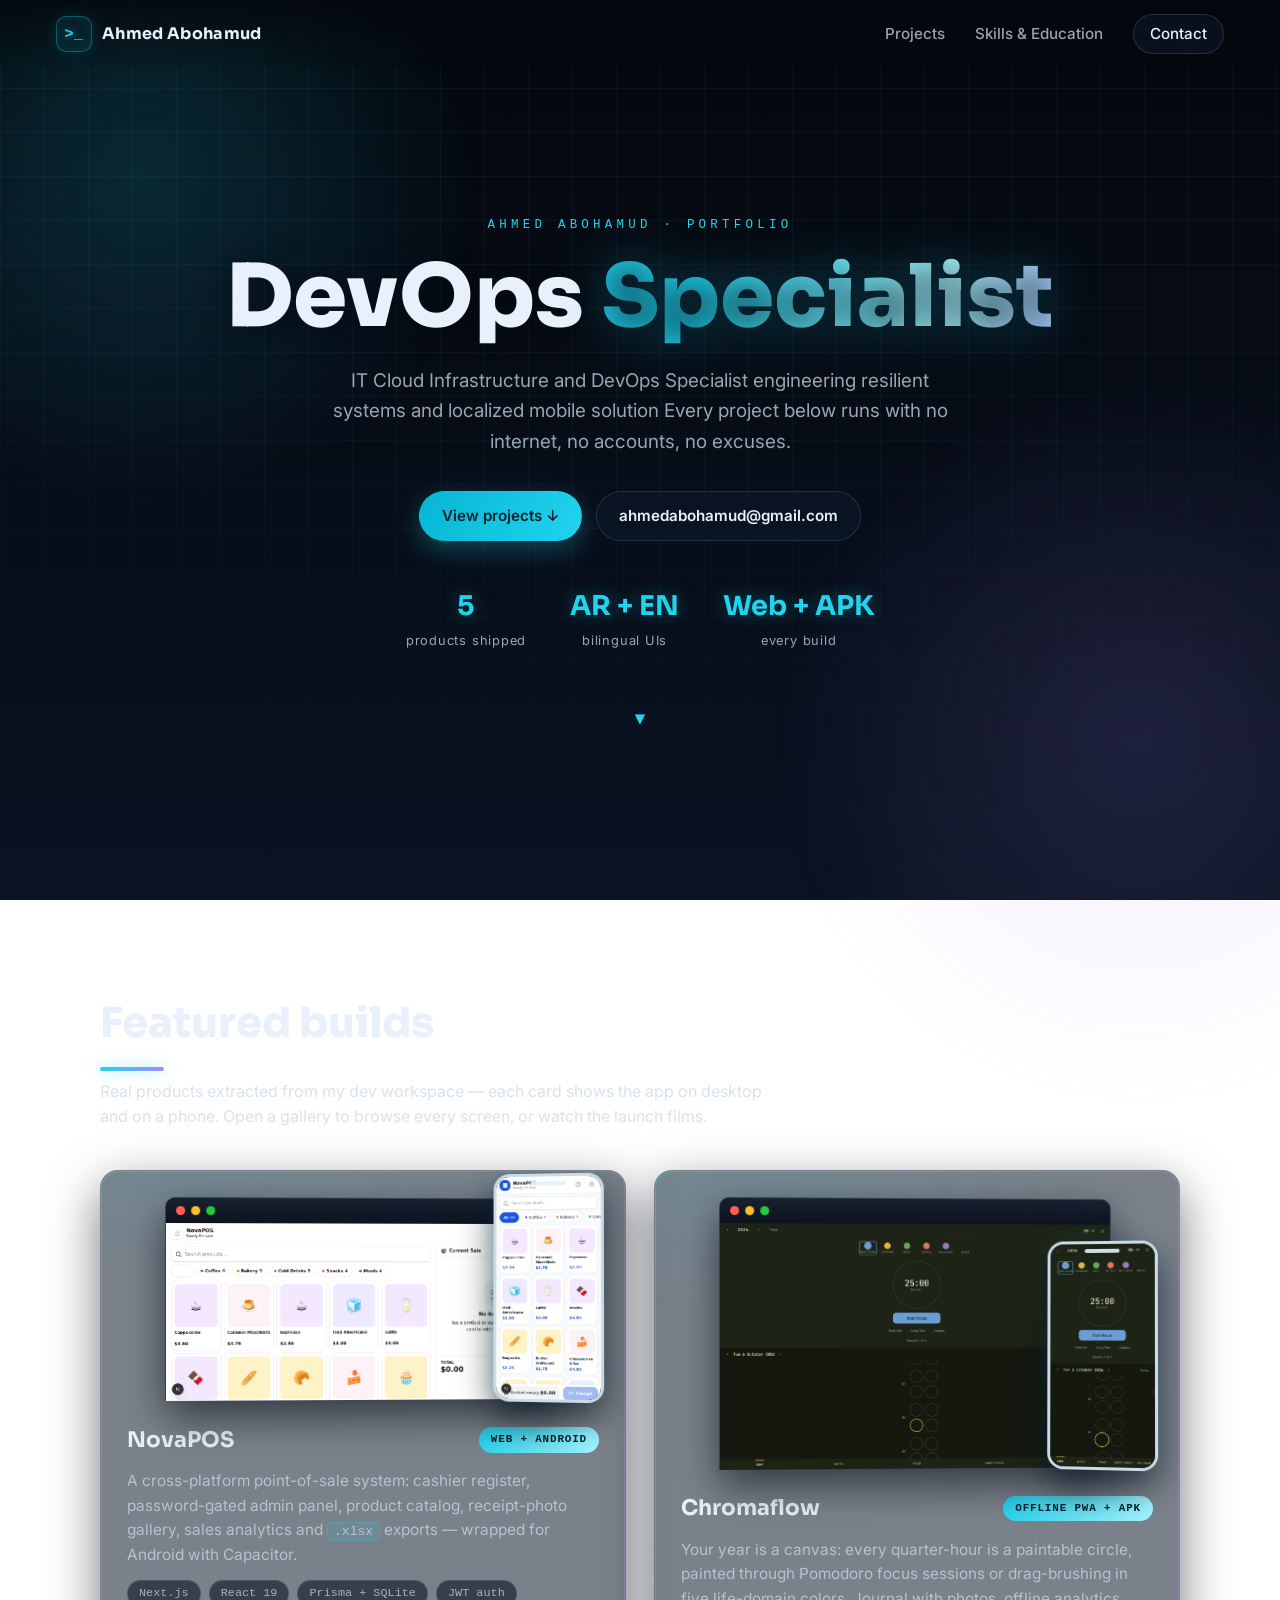
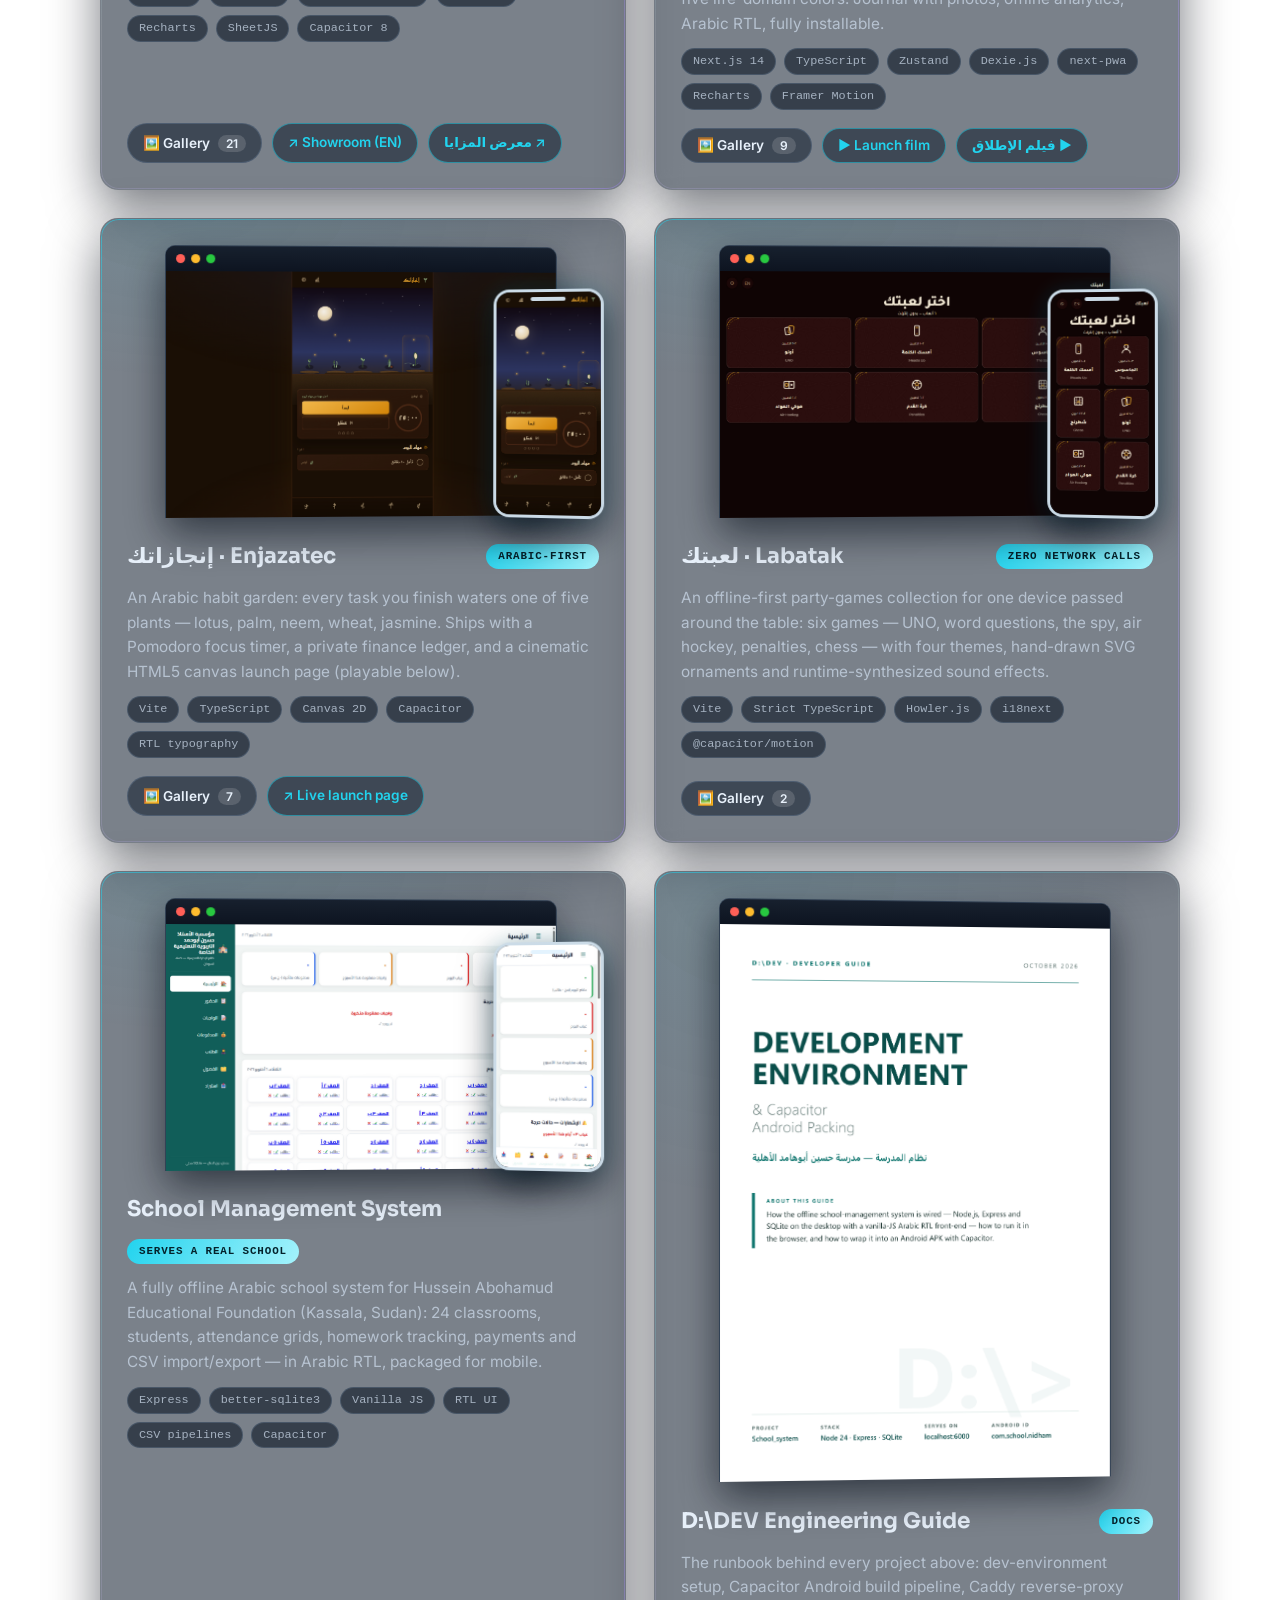
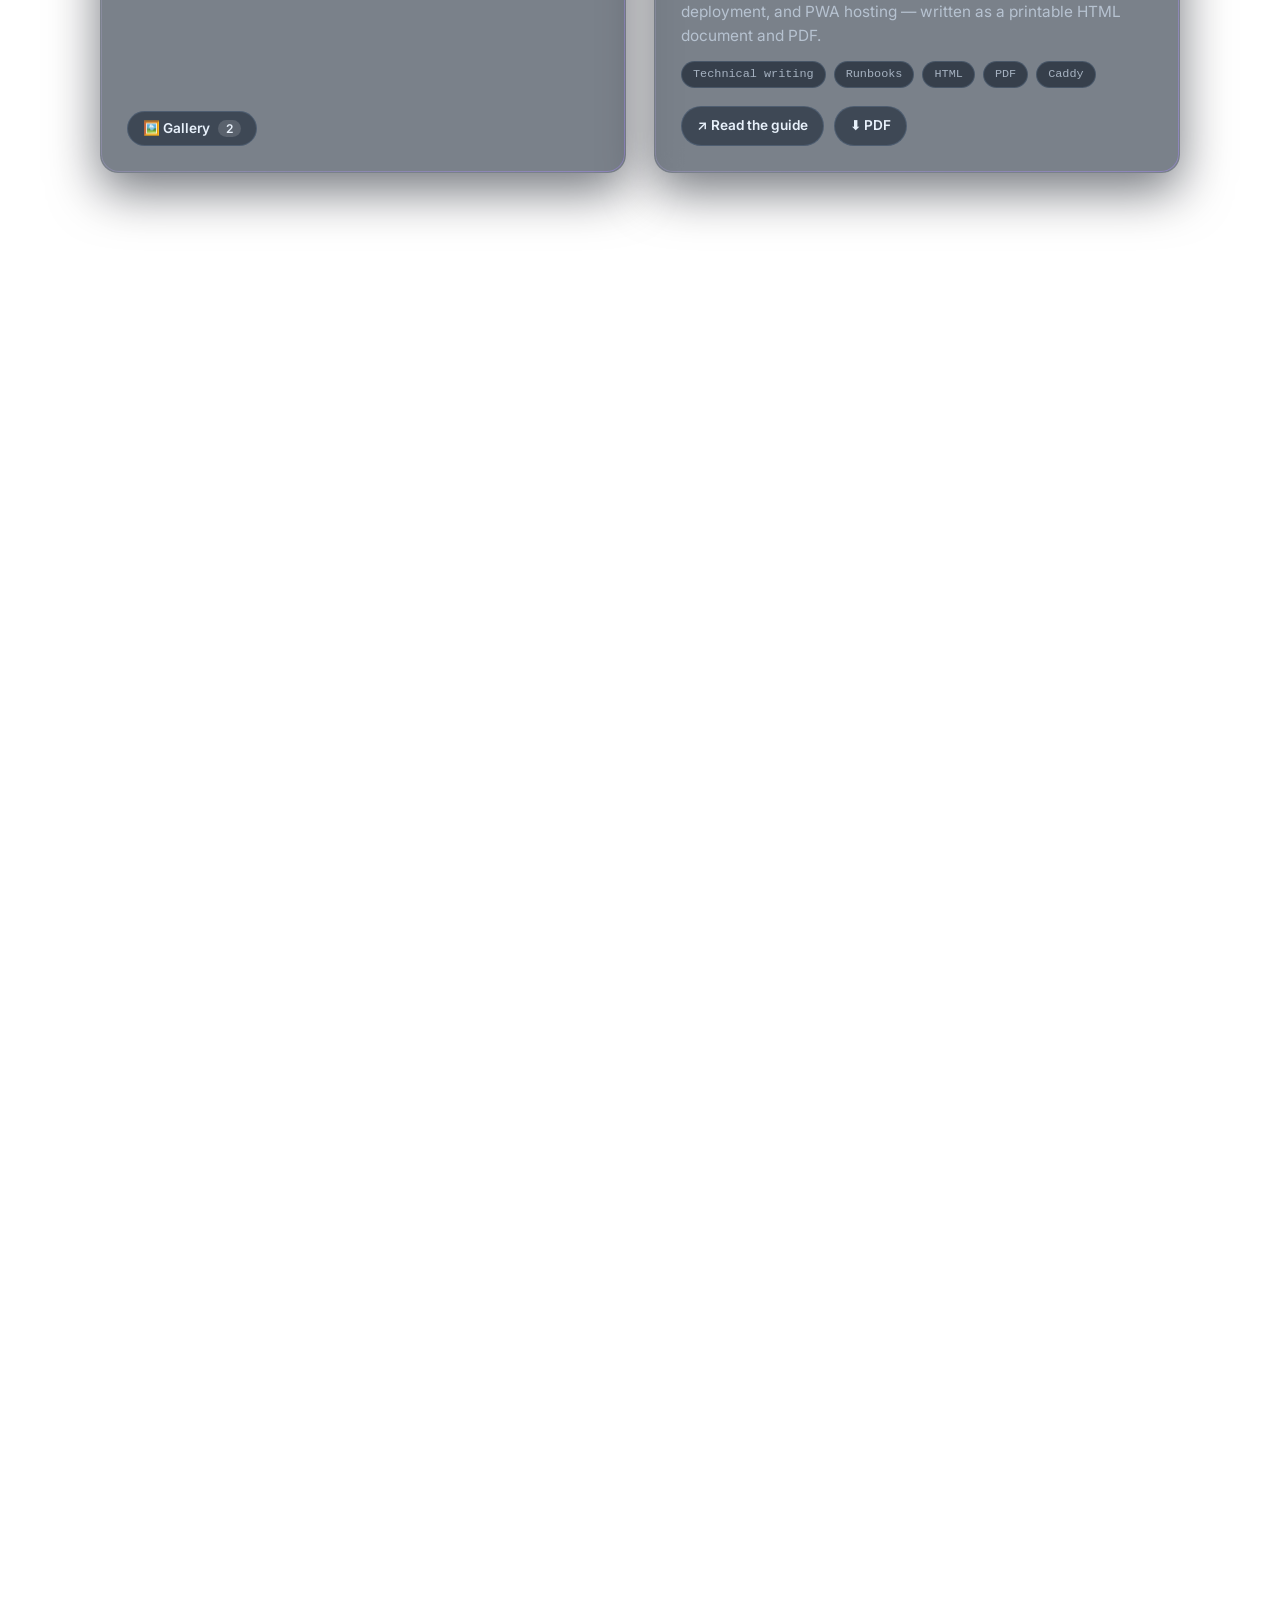
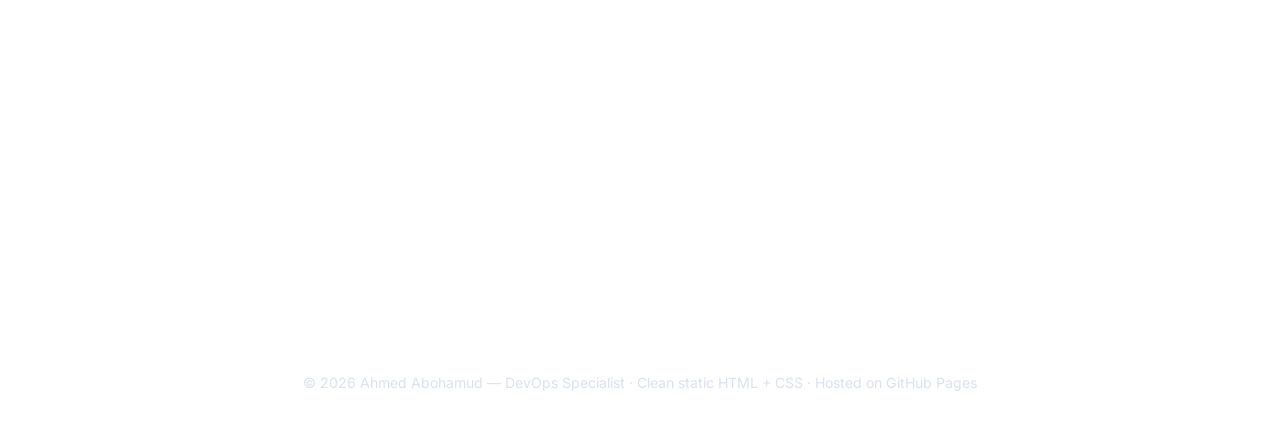
<file: index.html>
<!DOCTYPE html>
<html lang="en">
<head>
  <meta charset="UTF-8" />
  <meta name="viewport" content="width=device-width, initial-scale=1.0" />
  <title>Ahmed Abohamud — IT Specialist</title>
  <meta name="description" content="Portfolio of Ahmed Abohamud, DevOps Specialist — cloud-ready platforms, CI/CD, and offline-first Arabic-friendly mobile apps." />
  <meta name="theme-color" content="#0d3a66" />
  <link rel="preconnect" href="https://fonts.googleapis.com" />
  <link rel="preconnect" href="https://fonts.gstatic.com" crossorigin />
  <link href="https://fonts.googleapis.com/css2?family=Sora:wght@400;600;700;800&family=Inter:wght@400;500;600&display=swap" rel="stylesheet" />
  <link rel="stylesheet" href="./css/style.css" />
  <link rel="icon" href="data:image/svg+xml,<svg xmlns='http://www.w3.org/2000/svg' viewBox='0 0 100 100'><text y='.9em' font-size='90'>⚡</text></svg>" />
</head>
<body>
  <div class="bg-grid" aria-hidden="true"></div>
  <div class="bg-glow g1" aria-hidden="true"></div>
  <div class="bg-glow g2" aria-hidden="true"></div>

  <header class="nav">
    <a class="brand" href="#top">
      <span class="brand-mark">&gt;_</span>
      <span>Ahmed&nbsp;Abohamud</span>
    </a>
    <nav class="nav-links">
      <a href="#projects">Projects</a>
      <a href="#skills">Skills &amp; Education</a>
      <a href="#contact" class="nav-cta">Contact</a>
    </nav>
  </header>

  <main id="top">
    <!-- ============ HERO ============ -->
    <section class="hero">
      <p class="eyebrow reveal">AHMED ABOHAMUD · PORTFOLIO</p>
      <h1 class="reveal">DevOps <span class="grad">Specialist</span></h1>
      <p class="tagline reveal">
        IT Cloud Infrastructure and DevOps Specialist engineering resilient systems and localized mobile solution
        Every project below runs with no internet, no accounts, no excuses.
      </p>
      <div class="hero-ctas reveal">
        <a class="btn primary" href="#projects">View projects ↓</a>
        <a class="btn ghost" href="mailto:ahmedabohamud@gmail.com">ahmedabohamud@gmail.com</a>
      </div>
      <ul class="hero-stats reveal">
        <li><strong>5</strong><span>products shipped</span></li>
        <li><strong>AR + EN</strong><span>bilingual UIs</span></li>
        <li><strong>Web + APK</strong><span>every build</span></li>
      </ul>
      <div class="scroll-hint" aria-hidden="true">▾</div>
    </section>

    <!-- ============ PROJECTS ============ -->
    <section id="projects" class="section">
      <h2 class="reveal">Featured builds</h2>
      <p class="section-sub reveal">Real products extracted from my dev workspace — each card shows the app
        on desktop and on a phone. Open a gallery to browse every screen, or watch the launch films.</p>

      <div class="grid">

        <!-- NovaPOS -->
        <article class="card reveal" id="novapos">
          <div class="device-duo">
            <figure class="device browser">
              <span class="device-bar"><i></i><i></i><i></i></span>
              <img src="./media/shots/novapos/01-pos-initial.png" alt="NovaPOS cashier register on desktop" loading="lazy" />
            </figure>
            <figure class="device phone">
              <img src="./media/shots/novapos/14-mobile-pos.png" alt="NovaPOS on a phone" loading="lazy" />
            </figure>
          </div>
          <div class="card-body">
            <div class="card-head">
              <h3>NovaPOS</h3>
              <span class="badge">Web + Android</span>
            </div>
            <p class="card-desc">A cross-platform point-of-sale system: cashier register, password-gated admin panel,
              product catalog, receipt-photo gallery, sales analytics and <code>.xlsx</code> exports — wrapped for Android
              with Capacitor.</p>
            <ul class="tags">
              <li>Next.js</li><li>React 19</li><li>Prisma + SQLite</li><li>JWT auth</li><li>Recharts</li><li>SheetJS</li><li>Capacitor 8</li>
            </ul>
            <div class="card-actions">
              <button class="btn small" type="button" data-gallery="novapos">🖼️ Gallery <span class="count">21</span></button>
              <a class="btn small accent" href="./media/launches/novapos-showroom/NovaPOS-Showroom.html" target="_blank" rel="noopener">↗ Showroom (EN)</a>
              <a class="btn small accent" href="./media/launches/novapos-showroom/NovaPOS-Showroom-AR.html" target="_blank" rel="noopener" dir="rtl">↗ معرض المزايا</a>
            </div>
          </div>
        </article>

        <!-- Chromaflow -->
        <article class="card reveal" id="chromaflow">
          <div class="device-duo">
            <figure class="device browser">
              <span class="device-bar"><i></i><i></i><i></i></span>
              <img src="./media/shots/chromaflow/desktop.png" alt="Chromaflow year canvas on desktop" loading="lazy" />
            </figure>
            <figure class="device phone">
              <img src="./media/shots/chromaflow/mobile.png" alt="Chromaflow on a phone" loading="lazy" />
            </figure>
          </div>
          <div class="card-body">
            <div class="card-head">
              <h3>Chromaflow</h3>
              <span class="badge">Offline PWA + APK</span>
            </div>
            <p class="card-desc">Your year is a canvas: every quarter-hour is a paintable circle, painted through
              Pomodoro focus sessions or drag-brushing in five life-domain colors. Journal with photos, offline
              analytics, Arabic RTL, fully installable.</p>
            <ul class="tags">
              <li>Next.js 14</li><li>TypeScript</li><li>Zustand</li><li>Dexie.js</li><li>next-pwa</li><li>Recharts</li><li>Framer Motion</li>
            </ul>
            <div class="card-actions">
              <button class="btn small" type="button" data-gallery="chromaflow">🖼️ Gallery <span class="count">9</span></button>
              <button class="btn small accent" type="button" data-video="./media/videos/chromaflow-launch.mp4">▶ Launch film</button>
              <button class="btn small accent" type="button" data-video="./media/videos/chromaflow-launch-ar.mp4" dir="rtl">▶ فيلم الإطلاق</button>
            </div>
          </div>
        </article>

        <!-- Enjazatec -->
        <article class="card reveal" id="enjazatec">
          <div class="device-duo">
            <figure class="device browser">
              <span class="device-bar"><i></i><i></i><i></i></span>
              <img src="./media/shots/enjazatec-app/desktop.png" alt="Enjazatec habit garden on desktop" loading="lazy" />
            </figure>
            <figure class="device phone">
              <img src="./media/shots/enjazatec-app/mobile.png" alt="Enjazatec habit garden on a phone" loading="lazy" />
            </figure>
          </div>
          <div class="card-body">
            <div class="card-head">
              <h3>إنجازاتك · Enjazatec</h3>
              <span class="badge">Arabic-first</span>
            </div>
            <p class="card-desc">An Arabic habit garden: every task you finish waters one of five plants — lotus, palm,
              neem, wheat, jasmine. Ships with a Pomodoro focus timer, a private finance ledger, and a cinematic
              HTML5 canvas launch page (playable below).</p>
            <ul class="tags">
              <li>Vite</li><li>TypeScript</li><li>Canvas 2D</li><li>Capacitor</li><li>RTL typography</li>
            </ul>
            <div class="card-actions">
              <button class="btn small" type="button" data-gallery="enjazatec">🖼️ Gallery <span class="count">7</span></button>
              <a class="btn small accent" href="./media/launches/enjazatec/index.html" target="_blank" rel="noopener">↗ Live launch page</a>
            </div>
          </div>
        </article>

        <!-- Labatak -->
        <article class="card reveal" id="labatak">
          <div class="device-duo">
            <figure class="device browser">
              <span class="device-bar"><i></i><i></i><i></i></span>
              <img src="./media/shots/labatak/desktop.png" alt="Labatak party games on desktop" loading="lazy" />
            </figure>
            <figure class="device phone">
              <img src="./media/shots/labatak/mobile.png" alt="Labatak party games on a phone" loading="lazy" />
            </figure>
          </div>
          <div class="card-body">
            <div class="card-head">
              <h3>لعبتك · Labatak</h3>
              <span class="badge">Zero network calls</span>
            </div>
            <p class="card-desc">An offline-first party-games collection for one device passed around the table:
              six games — UNO, word questions, the spy, air hockey, penalties, chess — with four themes,
              hand-drawn SVG ornaments and runtime-synthesized sound effects.</p>
            <ul class="tags">
              <li>Vite</li><li>Strict TypeScript</li><li>Howler.js</li><li>i18next</li><li>@capacitor/motion</li>
            </ul>
            <div class="card-actions">
              <button class="btn small" type="button" data-gallery="labatak">🖼️ Gallery <span class="count">2</span></button>
            </div>
          </div>
        </article>

        <!-- School system -->
        <article class="card reveal" id="school">
          <div class="device-duo">
            <figure class="device browser">
              <span class="device-bar"><i></i><i></i><i></i></span>
              <img src="./media/shots/school/desktop.png" alt="School management dashboard on desktop" loading="lazy" />
            </figure>
            <figure class="device phone">
              <img src="./media/shots/school/mobile.png" alt="School management dashboard on a phone" loading="lazy" />
            </figure>
          </div>
          <div class="card-body">
            <div class="card-head">
              <h3>School Management System</h3>
              <span class="badge">Serves a real school</span>
            </div>
            <p class="card-desc">A fully offline Arabic school system for Hussein Abohamud Educational Foundation
              (Kassala, Sudan): 24 classrooms, students, attendance grids, homework tracking, payments and
              CSV import/export — in Arabic RTL, packaged for mobile.</p>
            <ul class="tags">
              <li>Express</li><li>better-sqlite3</li><li>Vanilla JS</li><li>RTL UI</li><li>CSV pipelines</li><li>Capacitor</li>
            </ul>
            <div class="card-actions">
              <button class="btn small" type="button" data-gallery="school">🖼️ Gallery <span class="count">2</span></button>
            </div>
          </div>
        </article>

        <!-- DEV Guide -->
        <article class="card reveal doc-card" id="devguide">
          <div class="device-duo single">
            <figure class="device browser">
              <span class="device-bar"><i></i><i></i><i></i></span>
              <img src="./media/shots/devguide/preview.png" alt="DEV guide document preview" loading="lazy" />
            </figure>
          </div>
          <div class="card-body">
            <div class="card-head">
              <h3>D:\DEV Engineering Guide</h3>
              <span class="badge">Docs</span>
            </div>
            <p class="card-desc">The runbook behind every project above: dev-environment setup, Capacitor Android
              build pipeline, Caddy reverse-proxy deployment, and PWA hosting — written as a printable HTML
              document and PDF.</p>
            <ul class="tags">
              <li>Technical writing</li><li>Runbooks</li><li>HTML</li><li>PDF</li><li>Caddy</li>
            </ul>
            <div class="card-actions">
              <a class="btn small" href="./media/docs/DEV-GUIDE.html" target="_blank" rel="noopener">↗ Read the guide</a>
              <a class="btn small" href="./media/docs/DEV-GUIDE.pdf" download>⬇ PDF</a>
            </div>
          </div>
        </article>

      </div>
    </section>

    <!-- ============ SKILLS & EDUCATION ============ -->
    <section id="skills" class="section">
      <h2 class="reveal">Skills, education &amp; certifications</h2>
      <p class="section-sub reveal">Grounded in a formal IT degree and networking certifications —
        and ready to run cloud infrastructure and IT operations from day one.</p>

      <div class="edu-card reveal">
        <div class="edu-head">
          <span class="edu-icon">🎓</span>
          <div>
            <h3>BSc (Honours) — Information Technology</h3>
            <p>University of Khartoum</p>
          </div>
        </div>
        <ul class="cert-list">
          <li>
            <span class="cert-icon">🌐</span>
            <div><strong>SudaCad </strong><span>Supply chain Manaegment</span></div>
          </li>
          <li>
            <span class="cert-icon">🧭</span>
            <div><strong>CCNA — Preparation Programme</strong><span>Pearson — routing &amp; switching, IP services, and security fundamentals</span></div>
          </li>
          <li>
            <span class="cert-icon">🔐</span>
            <div><strong>Information Security</strong><span>Security principles, threat awareness, and secure practices</span></div>
          </li>
          <li>
            <span class="cert-icon">📊</span>
            <div><strong>Google — Introduction to Data Science</strong><span>Data analysis foundations for infrastructure and ops decisions</span></div>
          </li>
        </ul>
      </div>

      <div class="stack-groups">
        <div class="stack-group reveal">
          <h3>☁️ Cloud &amp; Infrastructure</h3>
          <ul><li>Linux servers</li><li>CI/CD pipelines</li><li>GitHub Actions</li><li>Caddy reverse proxy</li><li>Static hosting (GH Pages)</li><li>PWA / Service Workers</li><li>Deployment runbooks</li><li>Release engineering</li></ul>
        </div>
        <div class="stack-group reveal">
          <h3>🌐 Networking &amp; Security</h3>
          <ul><li>Network+ fundamentals</li><li>CCNA (Pearson prep)</li><li>Information security</li><li>JWT + bcrypt auth</li><li>TLS / reverse proxy</li><li>Offline sync &amp; queues</li></ul>
        </div>
        <div class="stack-group reveal">
          <h3>📊 Data &amp; Analytics</h3>
          <ul><li>SQL / SQLite</li><li>Prisma ORM</li><li>Dexie.js (IndexedDB)</li><li>CSV / XLSX pipelines</li><li>Recharts dashboards</li><li>Intro to data science (Google)</li></ul>
        </div>
        <div class="stack-group reveal">
          <h3>🛠️ Software Engineering</h3>
          <ul><li>TypeScript</li><li>Next.js / React 19</li><li>Vite</li><li>HTML5 Canvas</li><li>Tailwind CSS</li><li>Capacitor — Android APKs</li><li>i18n (AR / EN)</li></ul>
        </div>
      </div>
    </section>

    <!-- ============ CONTACT ============ -->
    <section id="contact" class="section">
      <div class="contact-card reveal">
        <div class="float-ico" aria-hidden="true">⚡</div>
        <h2>Let’s ship something reliable</h2>
        <p>Cloud infrastructure that doesn’t page you at 3 a.m., networks that hold, apps that work
           on a desert road — if that sounds like your problem, my inbox is open.</p>
        <div class="contact-actions">
          <a class="btn primary big" href="mailto:ahmedabohamud@gmail.com?subject=Hello%20Ahmed">✉️ ahmedabohamud@gmail.com</a>
          <button class="btn ghost big" type="button" id="copy-email" data-email="ahmedabohamud@gmail.com">Copy address</button>
        </div>
      </div>
    </section>
  </main>

  <footer class="footer">
    <p>© 2026 Ahmed Abohamud — DevOps Specialist · Clean static HTML + CSS · Hosted on GitHub Pages</p>
  </footer>

  <!-- ============ LIGHTBOX ============ -->
  <div class="lightbox" id="lightbox" hidden role="dialog" aria-modal="true" aria-label="Screenshot gallery">
    <button class="lb-close" type="button" aria-label="Close">✕</button>
    <button class="lb-prev" type="button" aria-label="Previous screenshot">‹</button>
    <figure class="lb-stage">
      <img id="lb-img" alt="" />
      <figcaption><span id="lb-cap"></span><span id="lb-count"></span></figcaption>
    </figure>
    <button class="lb-next" type="button" aria-label="Next screenshot">›</button>
  </div>

  <!-- ============ VIDEO MODAL ============ -->
  <div class="video-modal" id="video-modal" hidden role="dialog" aria-modal="true" aria-label="Launch film">
    <button class="vm-close" type="button" aria-label="Close">✕</button>
    <video id="vm-player" controls playsinline></video>
  </div>

  <div class="toast" id="toast" hidden>Copied ✓</div>

  <script type="module" src="./js/main.js"></script>
</body>
</html>
</file>
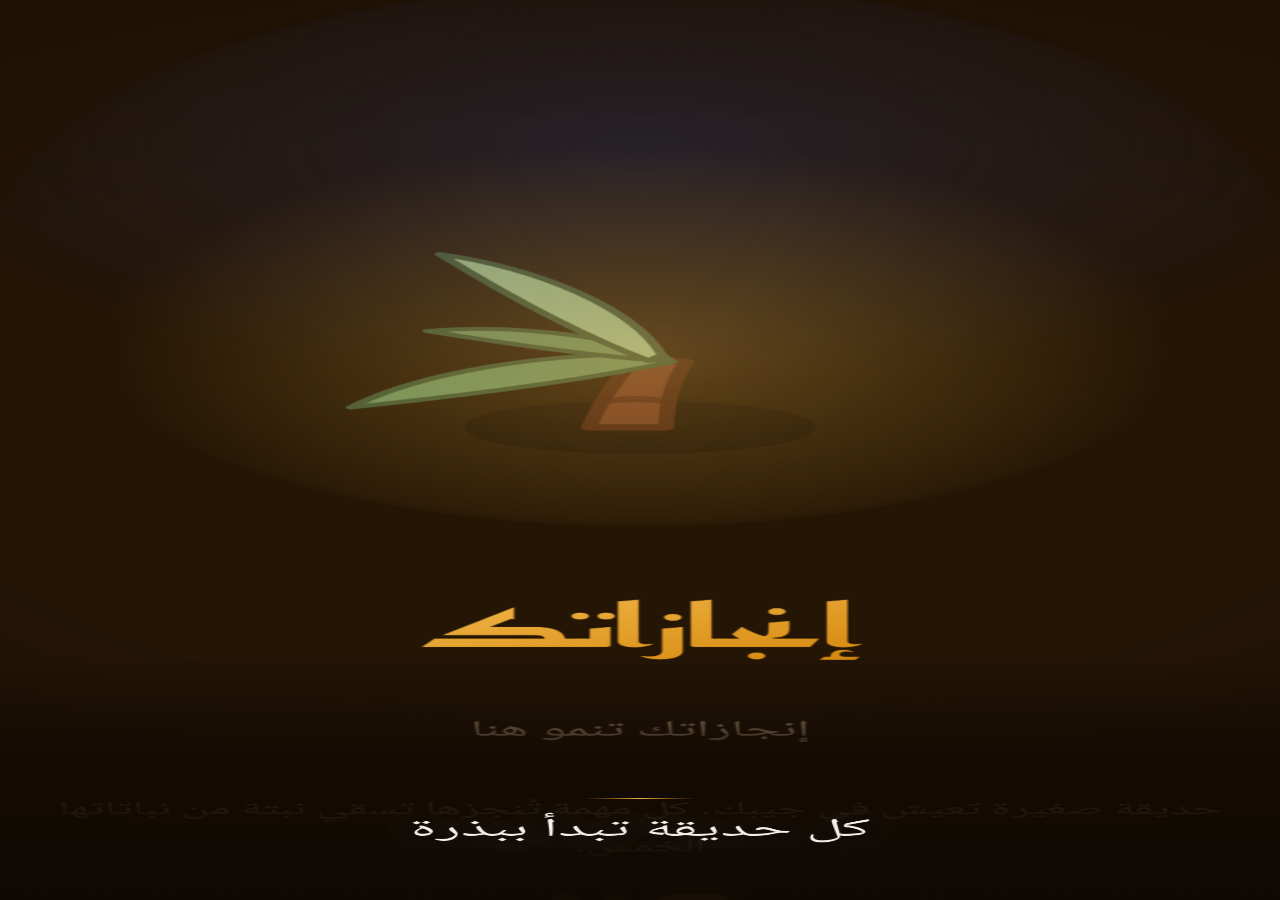
<file: media/launches/enjazatec/index.html>
<!doctype html>
<html lang="ar" dir="rtl">
<head>
  <meta charset="utf-8" />
  <meta name="viewport" content="width=device-width, initial-scale=1" />
  <title>إنجازاتك · Launch</title>
  <style>
    html, body { margin: 0; height: 100%; background: #1A0F05; overflow: hidden; }
    canvas { display: block; width: 100vw; height: 100vh; }
  </style>
  <script type="module" crossorigin src="./assets/index-2uwx3MON.js"></script>
</head>
<body>
</body>
</html>
</file>
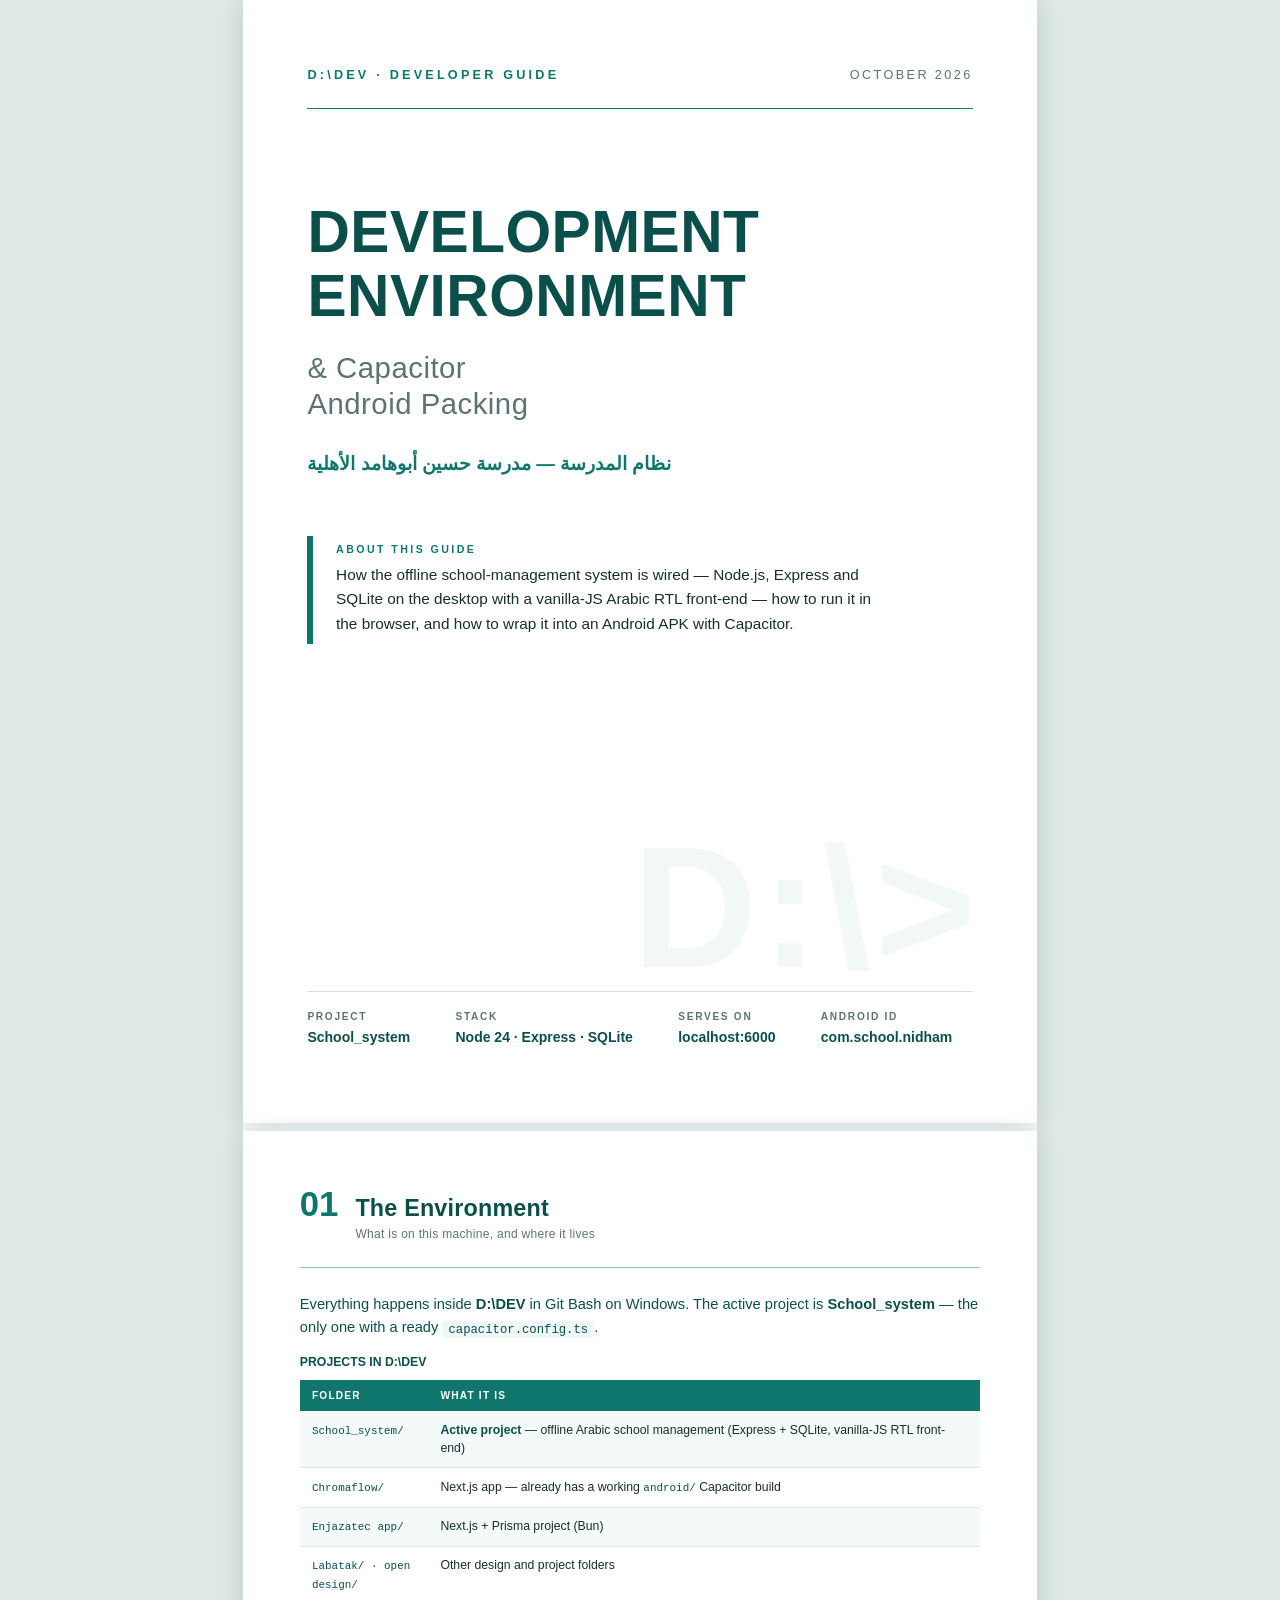
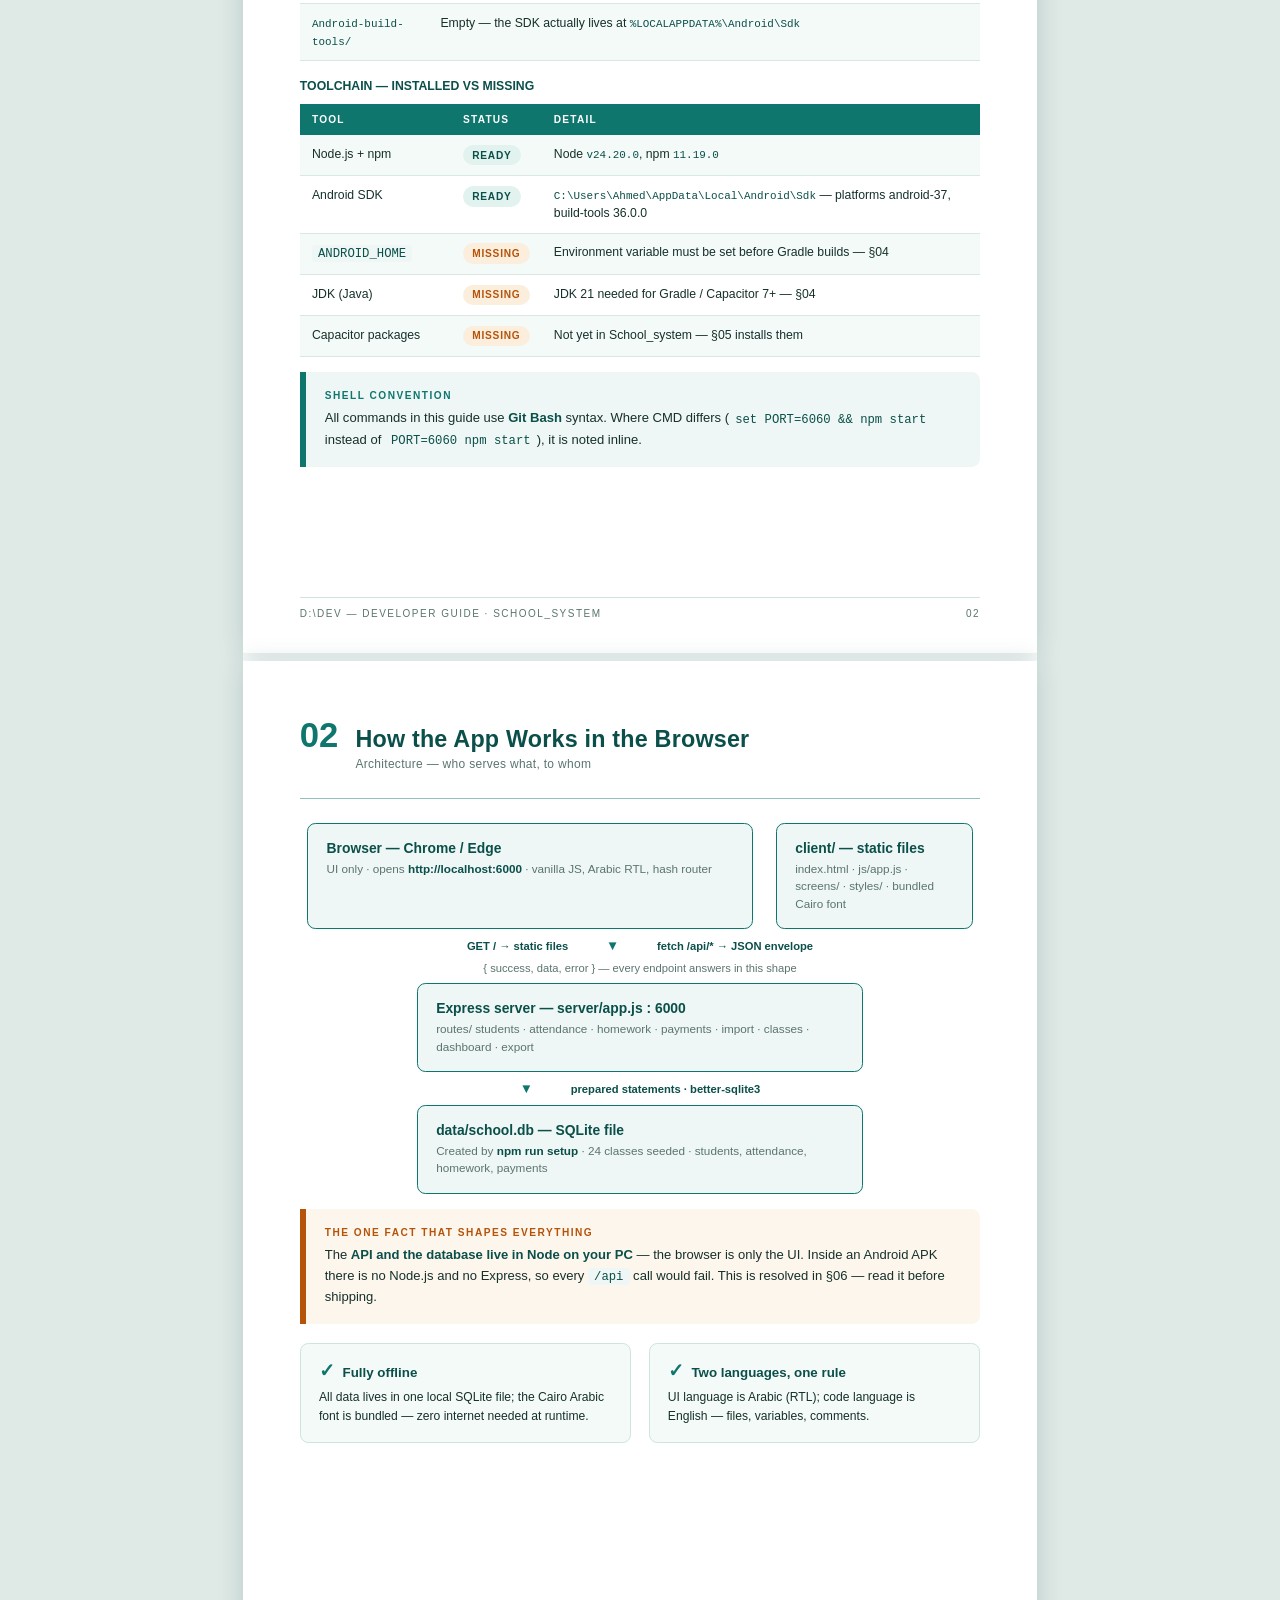
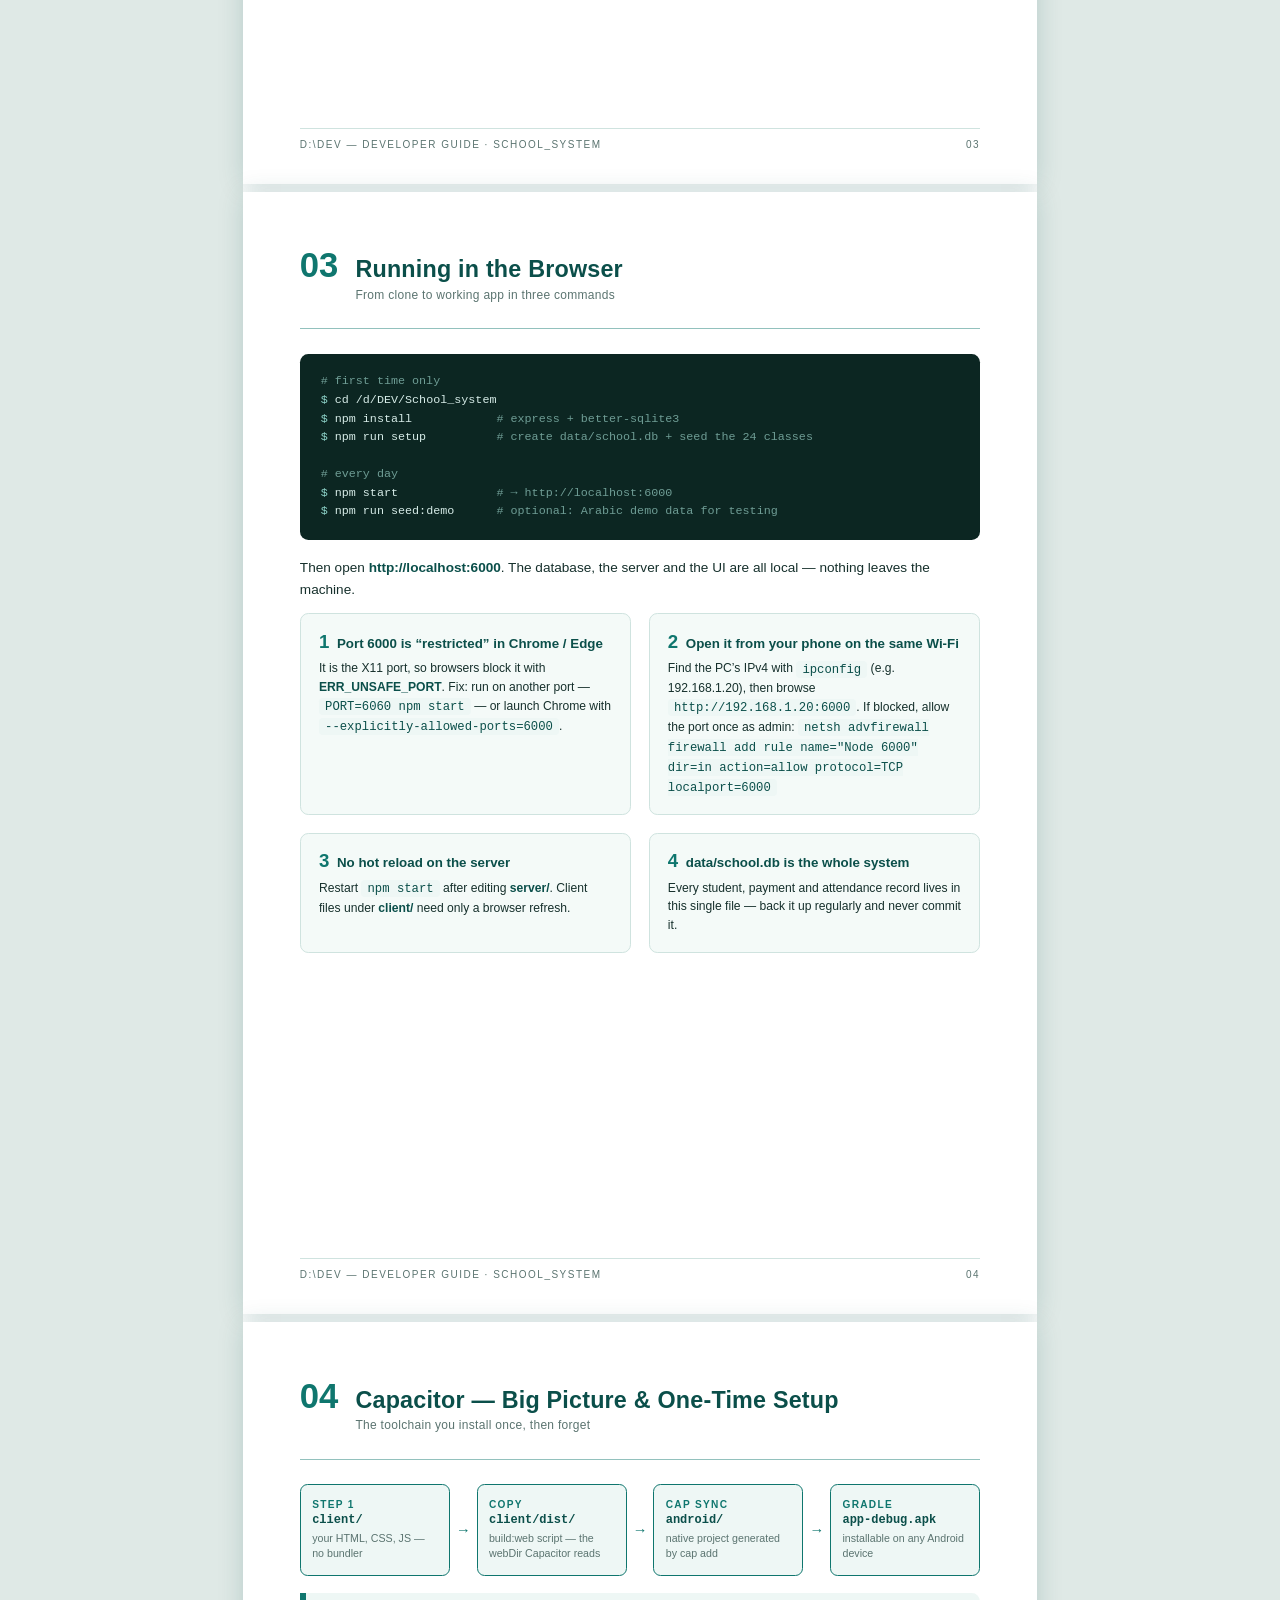
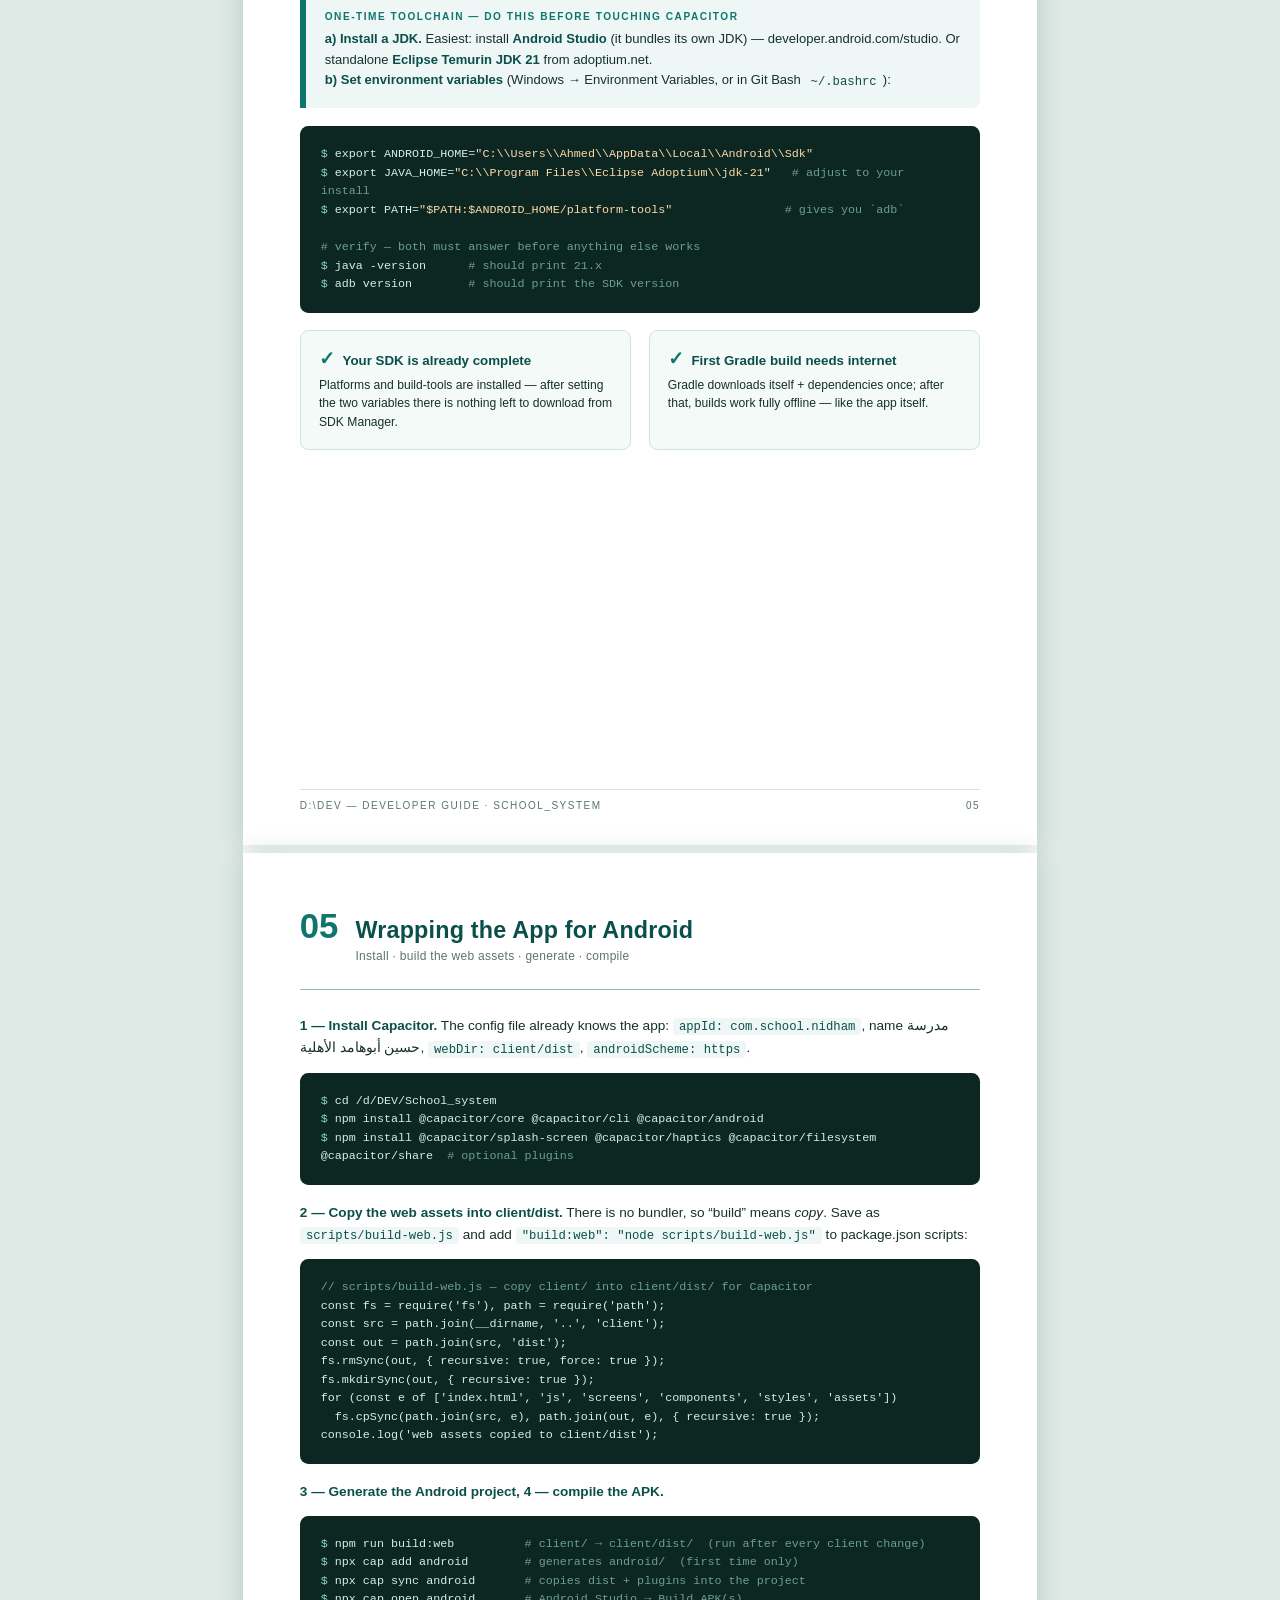
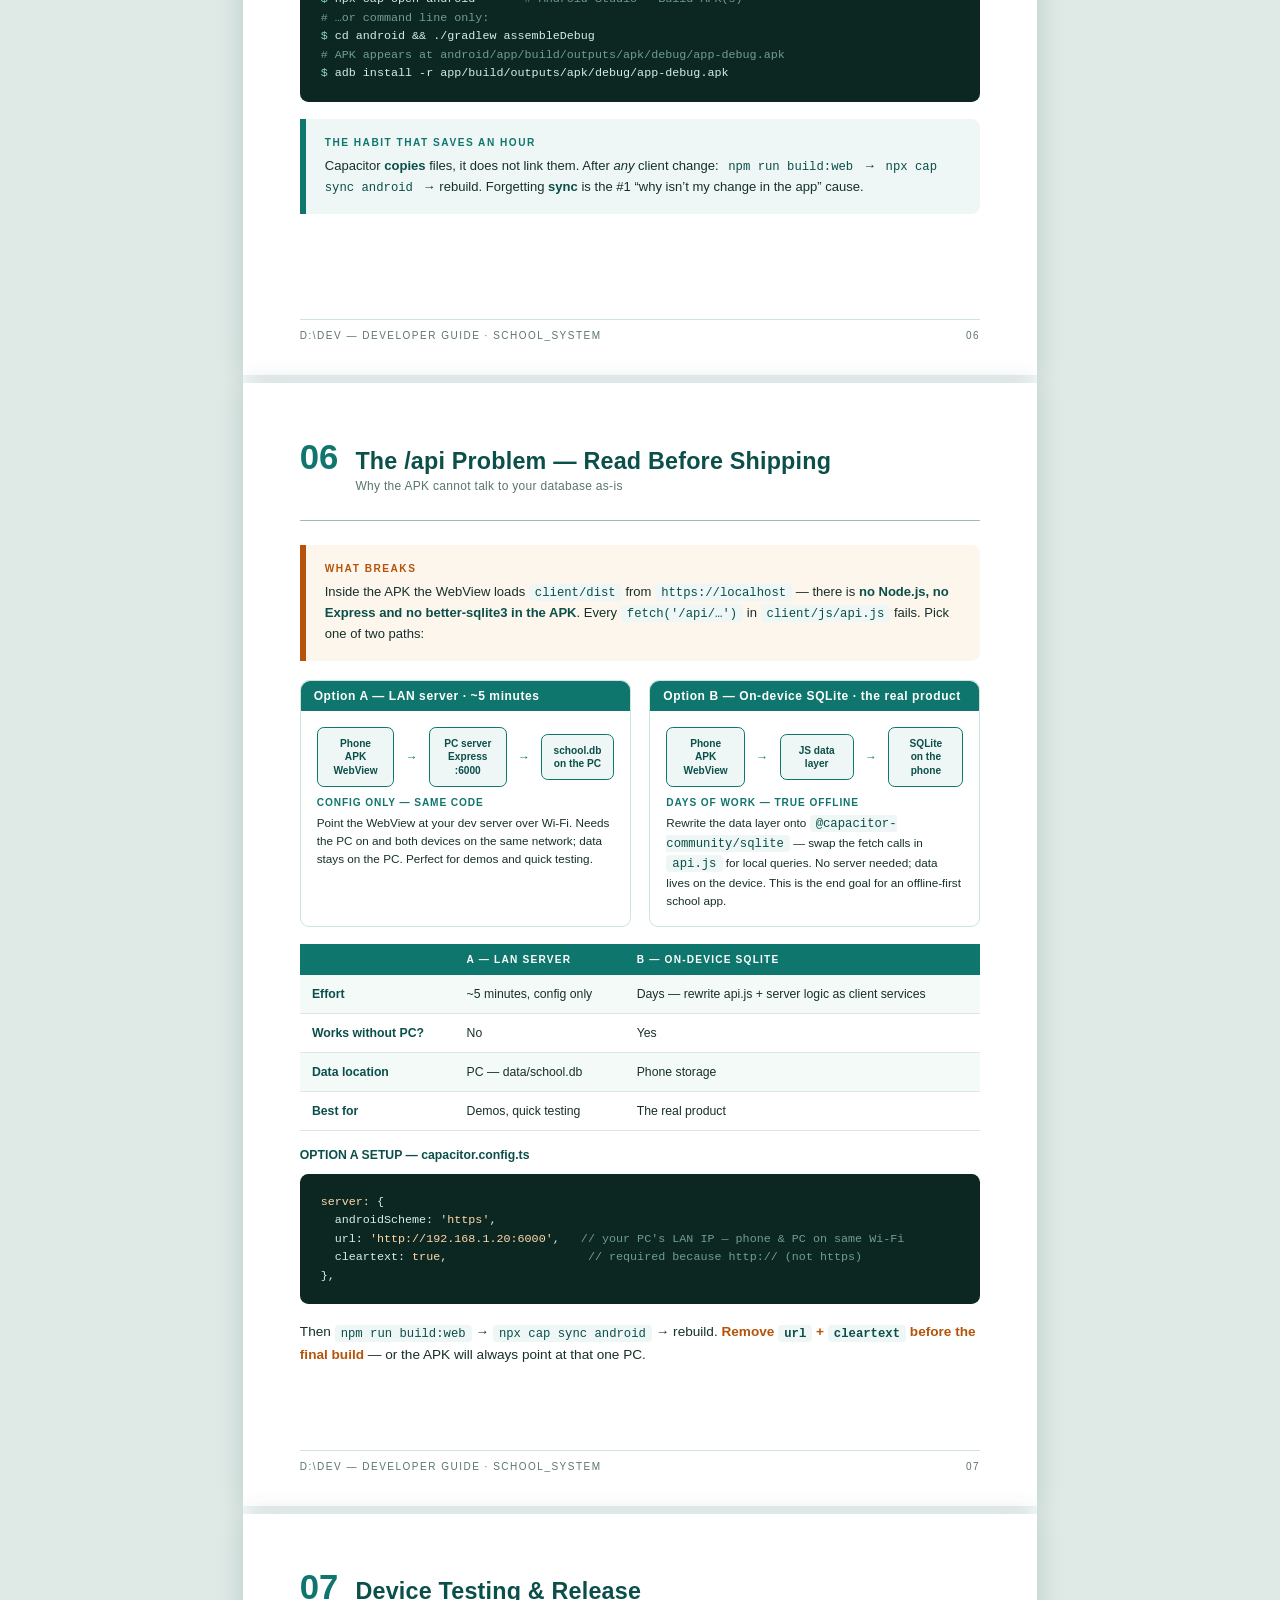
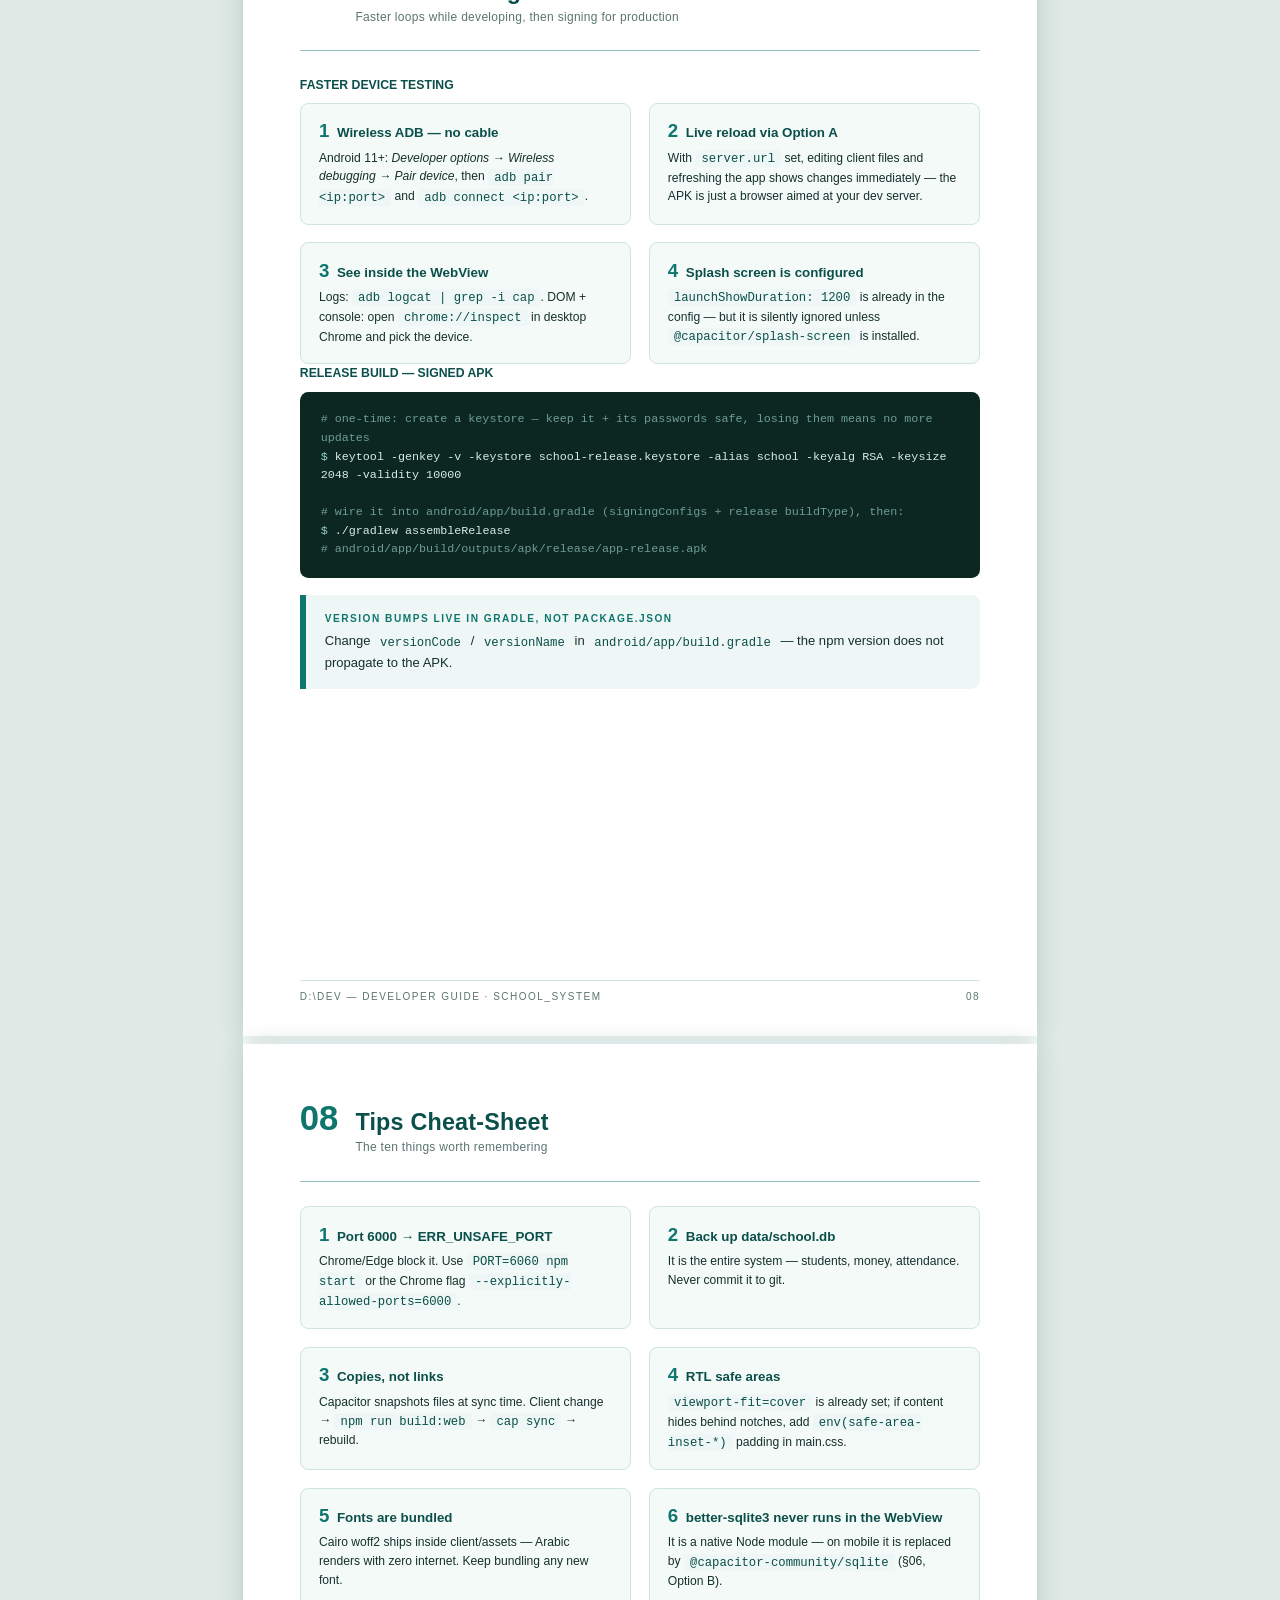
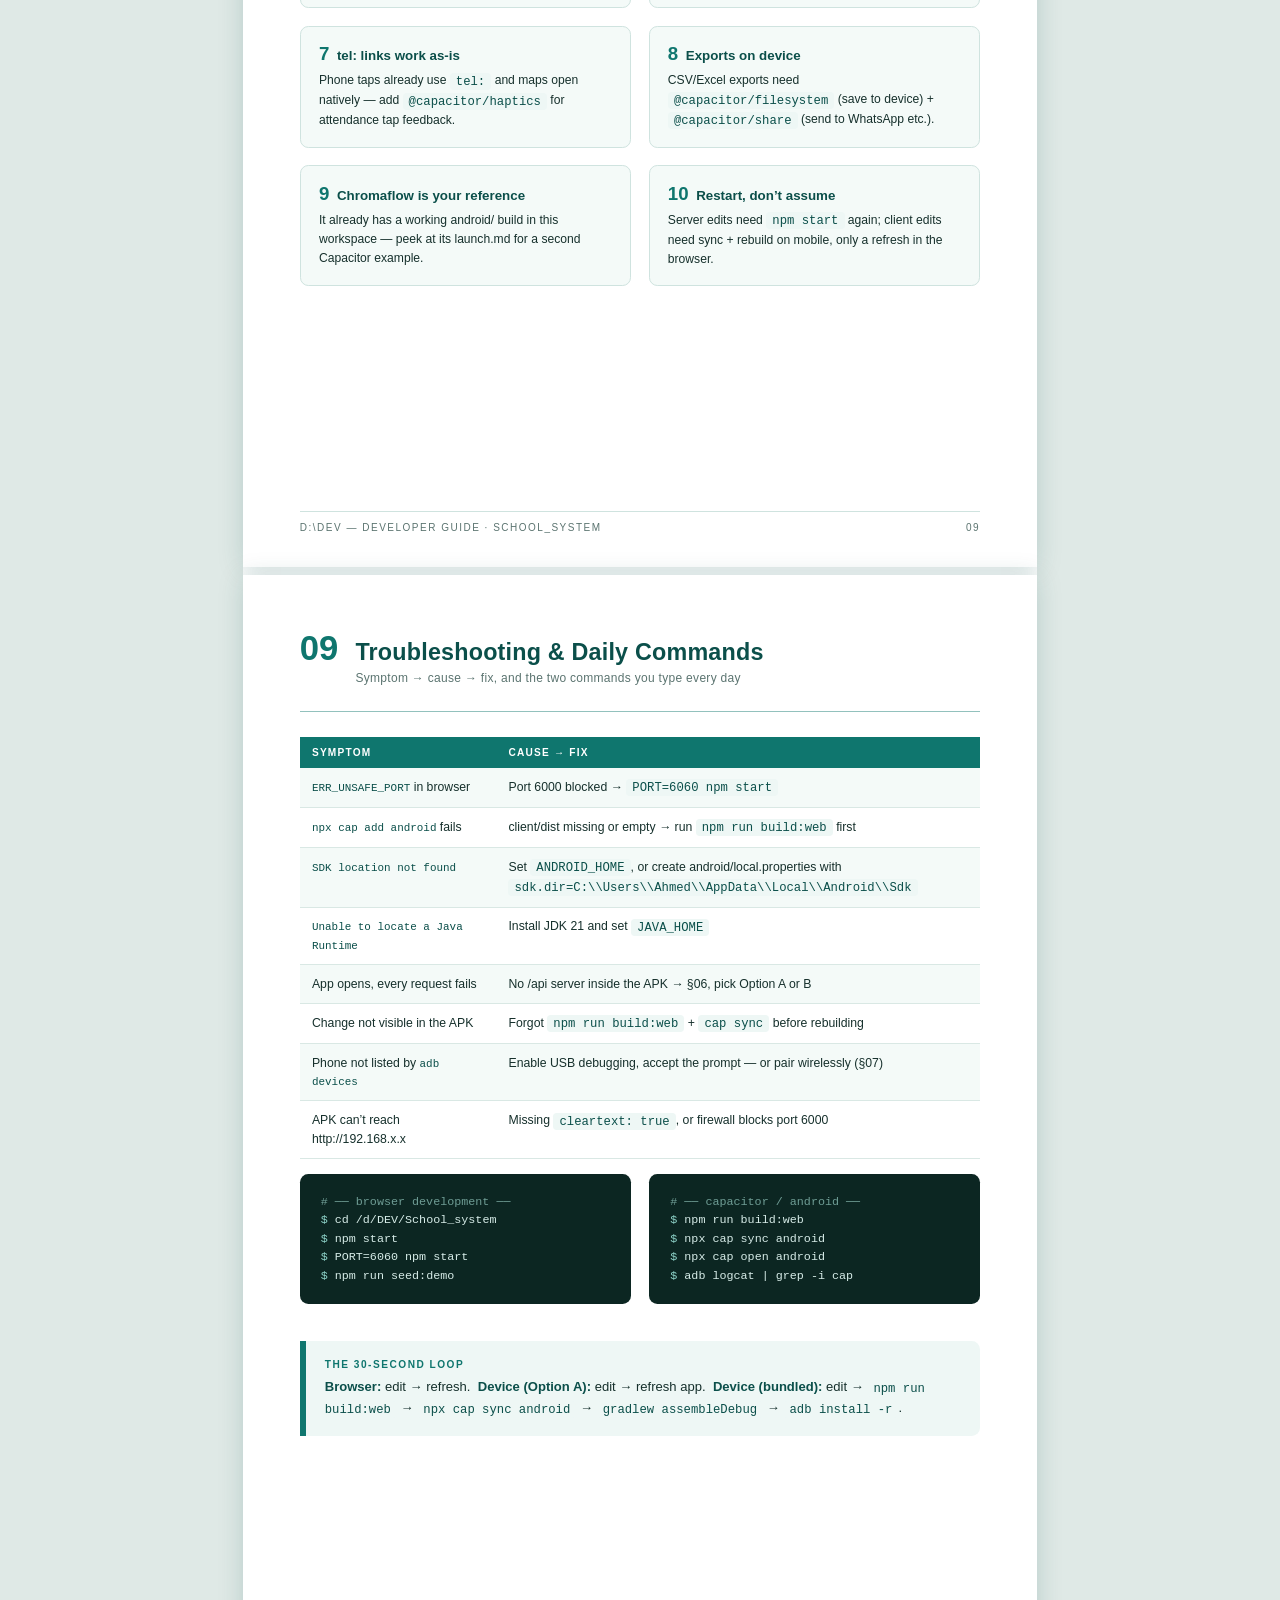
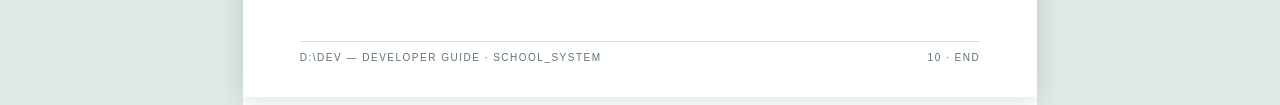
<file: media/docs/DEV-GUIDE.html>
<!DOCTYPE html>
<html lang="en">
<head>
<meta charset="UTF-8">
<title>D:\DEV — Development Environment &amp; Capacitor Android Guide</title>
<style>
  /* ============ PAGE GEOMETRY ============ */
  @page { size: A4; margin: 0; }
  * { box-sizing: border-box; -webkit-print-color-adjust: exact; print-color-adjust: exact; }
  html, body { margin: 0; padding: 0; background: #ffffff; }
  body { font-family: "Segoe UI", "Segoe UI Variable Text", Arial, sans-serif; color: #16302c; }

  .page {
    width: 210mm; height: 297mm;
    position: relative;
    background: #ffffff;
    padding: 15mm 15mm 22mm;
    page-break-after: always; break-after: page;
    page-break-inside: avoid; break-inside: avoid;
  }
  .page:last-child { page-break-after: auto; break-after: auto; }

  /* browser preview: scale to fit viewport */
  @media screen {
    html { height: auto; display: flex; justify-content: center; background: #dfe9e6; }
    body { transform-origin: top center; scale: min(1, calc(100vw / 794)); margin: 0 auto; }
    .page { margin-bottom: 8px; box-shadow: 0 2px 24px rgba(11,79,74,.18); }
  }

  /* ============ PALETTE (teal family + neutrals, ≤5) ============ */
  /* primary #0f766e · deep #0b4f4a · tint #eef7f5 · ink #16302c · muted #5b7470 · warn #b45309 */

  /* ============ RUNNING FOOTER ============ */
  .foot {
    position: absolute; left: 15mm; right: 15mm; bottom: 9mm;
    border-top: .5pt solid #cfe3df; padding-top: 2.6mm;
    display: flex; justify-content: space-between;
    font-size: 7.5pt; letter-spacing: 1.5px; color: #5b7470; text-transform: uppercase;
  }

  /* ============ SECTION HEADER ============ */
  .sec { display: flex; align-items: baseline; gap: 4.5mm; margin-bottom: 7mm; }
  .sec .num {
    font-size: 26pt; font-weight: 700; color: #0f766e; line-height: 1;
    font-variant-numeric: tabular-nums;
  }
  .sec .t { font-size: 17.5pt; font-weight: 700; color: #0b4f4a; line-height: 1.15; letter-spacing: .2px; }
  .sec .s { font-size: 9pt; color: #5b7470; margin-top: 1.2mm; letter-spacing: .3px; }
  .sec-rule { border: 0; border-top: .6pt solid #0f766e; margin: 0 0 6.5mm; opacity: .45; }

  /* ============ TYPO ============ */
  p { font-size: 10.2pt; line-height: 1.6; margin: 0 0 3.4mm; }
  p.lead { font-size: 11pt; color: #0b4f4a; }
  b { color: #0b4f4a; }
  .ar { unicode-bidi: isolate; }
  .warn { color: #b45309; font-weight: 600; }

  /* ============ CODE BLOCKS ============ */
  pre {
    background: #0c2622; color: #d7ece8; border-radius: 2.2mm;
    padding: 5mm 5.5mm; margin: 0 0 4.6mm;
    font-family: Consolas, "Cascadia Mono", "Courier New", monospace;
    font-size: 8.8pt; line-height: 1.58; white-space: pre-wrap; overflow-wrap: break-word;
  }
  pre .p { color: #8fd4ca; }          /* prompt */
  pre .c { color: #6f9d95; }          /* comment */
  pre .k { color: #ffd9a8; }          /* highlight / key value */
  code.inline {
    font-family: Consolas, "Cascadia Mono", monospace; font-size: 9.2pt;
    background: #eef7f5; color: #0b4f4a; padding: .4mm 1.6mm; border-radius: 1mm;
  }

  /* ============ TABLES ============ */
  table { width: 100%; border-collapse: collapse; margin: 0 auto 4mm; }
  th {
    background: #0f766e; color: #ffffff; text-align: left;
    font-size: 7.6pt; letter-spacing: 1.2px; text-transform: uppercase;
    padding: 2.7mm 3.2mm; font-weight: 600;
  }
  td { font-size: 9.2pt; line-height: 1.5; padding: 2.6mm 3.2mm; border-bottom: .5pt solid #d9e8e4; vertical-align: top; }
  tr:nth-child(even) td { background: #f4faf8; }
  td .path { font-family: Consolas, "Cascadia Mono", monospace; font-size: 8.2pt; color: #0b4f4a; }
  .pill { display: inline-block; font-size: 7.6pt; font-weight: 700; letter-spacing: .8px; padding: .7mm 2.4mm; border-radius: 999px; }
  .ok  { background: #e2f3ef; color: #0b4f4a; }
  .no  { background: #fbeedd; color: #b45309; }

  /* ============ TIP CARDS ============ */
  .tips { display: flex; flex-wrap: wrap; gap: 4.6mm; }
  .tip { flex: 1 1 44%; min-width: 44%; background: #f4faf8; border: .5pt solid #cfe3df; border-radius: 2.2mm; padding: 4.4mm 4.8mm; }
  .tip .n { font-size: 14pt; font-weight: 700; color: #0f766e; margin-right: 2mm; }
  .tip .h { font-size: 10pt; font-weight: 700; color: #0b4f4a; }
  .tip p { font-size: 9.1pt; margin: 1.6mm 0 0; line-height: 1.55; }

  .callout {
    background: #eef7f5; border-left: 1.6mm solid #0f766e; border-radius: 0 2.2mm 2.2mm 0;
    padding: 4.2mm 5mm; margin: 0 0 5mm; font-size: 9.8pt; line-height: 1.58;
  }
  .callout.amber { border-left-color: #b45309; background: #fdf6ec; }
  .callout .lbl { display: block; font-size: 7.6pt; font-weight: 700; letter-spacing: 1.5px; text-transform: uppercase; color: #0f766e; margin-bottom: 1.2mm; }
  .callout.amber .lbl { color: #b45309; }

  /* ============ DIAGRAM 1 : ARCHITECTURE ============ */
  .diag { margin: 0 0 4mm; }
  .dnode { background: #eef7f5; border: .7pt solid #0f766e; border-radius: 2.2mm; padding: 4.2mm 4.8mm; }
  .dnode .dt { font-size: 10.4pt; font-weight: 700; color: #0b4f4a; }
  .dnode .dd { font-size: 8.8pt; color: #5b7470; margin-top: 1mm; line-height: 1.5; }
  .dnode.wide { width: 118mm; }
  .dnode.narrow { width: 52mm; }
  .drow { display: flex; gap: 6mm; align-items: stretch; justify-content: center; }
  .darrow { display: flex; align-items: center; justify-content: center; gap: 10mm; margin: 2.6mm 0; }
  .darrow .lbl { font-size: 8.4pt; color: #0b4f4a; font-weight: 600; }
  .darrow .stem { color: #0f766e; font-size: 10pt; line-height: 1; }
  .dlabel { font-size: 8.4pt; color: #5b7470; text-align: center; margin: 1mm 0 2.4mm; }

  /* ============ DIAGRAM 2 : PIPELINE STEPS ============ */
  .flow { display: flex; align-items: stretch; gap: 0; margin: 0 0 4.5mm; }
  .fstep { flex: 1; background: #eef7f5; border: .7pt solid #0f766e; border-radius: 2mm; padding: 3.6mm 3mm; }
  .fstep .fn { font-size: 7.6pt; font-weight: 700; letter-spacing: 1.3px; color: #0f766e; }
  .fstep .ft { font-family: Consolas, "Cascadia Mono", monospace; font-size: 9pt; font-weight: 700; color: #0b4f4a; margin-top: 1mm; }
  .fstep .fd { font-size: 8pt; color: #5b7470; margin-top: 1mm; line-height: 1.4; }
  .fjoin { display: flex; align-items: center; padding: 0 1.6mm; color: #0f766e; font-size: 11pt; font-weight: 700; }

  /* ============ DIAGRAM 3 : OPTION PANELS ============ */
  .opts { display: flex; gap: 5mm; margin: 0 0 4.5mm; }
  .opt { flex: 1; border: .7pt solid #cfe3df; border-radius: 2.4mm; overflow: visible; }
  .opt header { background: #0f766e; color: #fff; font-size: 9pt; font-weight: 700; letter-spacing: .6px; padding: 2.2mm 3.4mm; border-radius: 2.4mm 2.4mm 0 0; }
  .opt .obody { padding: 4.2mm; }
  .mini { display: flex; align-items: center; justify-content: center; gap: 3mm; margin: 0 0 2.6mm; }
  .mnode { background: #eef7f5; border: .6pt solid #0f766e; border-radius: 1.8mm; padding: 2.4mm 3mm; font-size: 7.6pt; font-weight: 600; color: #0b4f4a; text-align: center; line-height: 1.3; }
  .marr { color: #0f766e; font-size: 9pt; }
  .opt p { font-size: 8.8pt; line-height: 1.55; margin: 0; }
  .opt .tag { font-size: 7.6pt; font-weight: 700; letter-spacing: .9px; text-transform: uppercase; color: #0f766e; margin-bottom: 1.6mm; }

  /* ============ COVER ============ */
  .cover { padding: 18mm 17mm 16mm; }
  .cv-top { display: flex; justify-content: space-between; align-items: baseline; }
  .cv-kicker { font-size: 9.5pt; font-weight: 700; letter-spacing: 3.2px; color: #0f766e; text-transform: uppercase; }
  .cv-date { font-size: 9.5pt; letter-spacing: 2.4px; color: #5b7470; text-transform: uppercase; }
  .cv-rule { border: 0; border-top: 1pt solid #0f766e; margin: 7mm 0 0; }
  .cv-hero { margin-top: 24mm; }
  .cv-hero .h1 { font-size: 44pt; line-height: 1.08; font-weight: 700; color: #0b4f4a; letter-spacing: .5px; }
  .cv-hero .h2 { font-size: 22pt; line-height: 1.25; font-weight: 300; color: #5b7470; margin-top: 6mm; letter-spacing: .5px; }
  .cv-ar { margin-top: 8mm; font-size: 14pt; color: #0f766e; font-weight: 600; }
  .cv-summary { margin-top: 16mm; border-left: 1.6mm solid #0f766e; padding: 2mm 0 2mm 6mm; max-width: 150mm; }
  .cv-summary .k { font-size: 8pt; font-weight: 700; letter-spacing: 2.4px; color: #0f766e; text-transform: uppercase; margin-bottom: 2mm; }
  .cv-summary p { font-size: 11.5pt; line-height: 1.6; color: #16302c; margin: 0; }
  .cv-meta { position: absolute; left: 17mm; right: 17mm; bottom: 20mm; border-top: .5pt solid #cfe3df; padding-top: 5mm; display: flex; gap: 12mm; }
  .cv-meta .cell .k { font-size: 7.6pt; font-weight: 700; letter-spacing: 1.7px; color: #5b7470; text-transform: uppercase; margin-bottom: 1.6mm; }
  .cv-meta .cell .v { font-size: 10.5pt; font-weight: 600; color: #0b4f4a; line-height: 1.35; }
  .cv-ghost { position: absolute; right: 15mm; bottom: 34mm; font-size: 130pt; font-weight: 700; color: rgba(15,118,110,.055); line-height: 1; letter-spacing: 4px; }

  /* misc */
  .grid2 { display: flex; gap: 5mm; }
  .grid2 > * { flex: 1; }
  ul.tight { margin: 0 0 3mm; padding-left: 5.5mm; }
  ul.tight li { font-size: 9.4pt; line-height: 1.55; margin-bottom: 1.4mm; }
</style>
</head>
<body>

<!-- ================= PAGE 1 · COVER ================= -->
<div class="page cover">
  <div class="cv-top">
    <div class="cv-kicker">D:\DEV · Developer Guide</div>
    <div class="cv-date">October 2026</div>
  </div>
  <hr class="cv-rule">
  <div class="cv-hero">
    <div class="h1">DEVELOPMENT<br>ENVIRONMENT</div>
    <div class="h2">&amp; Capacitor<br>Android Packing</div>
    <div class="cv-ar ar">نظام المدرسة — مدرسة حسين أبوهامد الأهلية</div>
  </div>
  <div class="cv-summary">
    <div class="k">About this guide</div>
    <p>How the offline school-management system is wired — Node.js, Express and SQLite on the
    desktop with a vanilla-JS Arabic RTL front-end — how to run it in the browser, and how to
    wrap it into an Android APK with Capacitor.</p>
  </div>
  <div class="cv-ghost">D:\&gt;</div>
  <div class="cv-meta">
    <div class="cell"><div class="k">Project</div><div class="v">School_system</div></div>
    <div class="cell"><div class="k">Stack</div><div class="v">Node 24 · Express · SQLite</div></div>
    <div class="cell"><div class="k">Serves on</div><div class="v">localhost:6000</div></div>
    <div class="cell"><div class="k">Android ID</div><div class="v">com.school.nidham</div></div>
  </div>
</div>

<!-- ================= PAGE 2 · ENVIRONMENT ================= -->
<div class="page">
  <div class="sec"><div class="num">01</div><div><div class="t">The Environment</div><div class="s">What is on this machine, and where it lives</div></div></div>
  <hr class="sec-rule">

  <p class="lead">Everything happens inside <b>D:\DEV</b> in Git Bash on Windows. The active project
  is <b>School_system</b> — the only one with a ready <code class="inline">capacitor.config.ts</code>.</p>

  <p style="font-size:9.2pt;font-weight:700;color:#0b4f4a;margin-bottom:2mm;">PROJECTS IN D:\DEV</p>
  <table>
    <tr><th style="width:34mm;">Folder</th><th>What it is</th></tr>
    <tr><td><span class="path">School_system/</span></td><td><b>Active project</b> — offline Arabic school management (Express + SQLite, vanilla-JS RTL front-end)</td></tr>
    <tr><td><span class="path">Chromaflow/</span></td><td>Next.js app — already has a working <span class="path">android/</span> Capacitor build</td></tr>
    <tr><td><span class="path">Enjazatec app/</span></td><td>Next.js + Prisma project (Bun)</td></tr>
    <tr><td><span class="path">Labatak/ · open design/</span></td><td>Other design and project folders</td></tr>
    <tr><td><span class="path">Android-build-tools/</span></td><td>Empty — the SDK actually lives at <span class="path">%LOCALAPPDATA%\Android\Sdk</span></td></tr>
  </table>

  <p style="font-size:9.2pt;font-weight:700;color:#0b4f4a;margin-bottom:2mm;">TOOLCHAIN — INSTALLED VS MISSING</p>
  <table>
    <tr><th style="width:40mm;">Tool</th><th style="width:24mm;">Status</th><th>Detail</th></tr>
    <tr><td>Node.js + npm</td><td><span class="pill ok">READY</span></td><td>Node <span class="path">v24.20.0</span>, npm <span class="path">11.19.0</span></td></tr>
    <tr><td>Android SDK</td><td><span class="pill ok">READY</span></td><td><span class="path">C:\Users\Ahmed\AppData\Local\Android\Sdk</span> — platforms android-37, build-tools 36.0.0</td></tr>
    <tr><td><code class="inline">ANDROID_HOME</code></td><td><span class="pill no">MISSING</span></td><td>Environment variable must be set before Gradle builds — §04</td></tr>
    <tr><td>JDK (Java)</td><td><span class="pill no">MISSING</span></td><td>JDK 21 needed for Gradle / Capacitor 7+ — §04</td></tr>
    <tr><td>Capacitor packages</td><td><span class="pill no">MISSING</span></td><td>Not yet in School_system — §05 installs them</td></tr>
  </table>

  <div class="callout">
    <span class="lbl">Shell convention</span>
    All commands in this guide use <b>Git Bash</b> syntax. Where CMD differs
    (<code class="inline">set PORT=6060 &amp;&amp; npm start</code> instead of
    <code class="inline">PORT=6060 npm start</code>), it is noted inline.
  </div>

  <div class="foot"><span>D:\DEV — Developer Guide · School_system</span><span>02</span></div>
</div>

<!-- ================= PAGE 3 · ARCHITECTURE ================= -->
<div class="page">
  <div class="sec"><div class="num">02</div><div><div class="t">How the App Works in the Browser</div><div class="s">Architecture — who serves what, to whom</div></div></div>
  <hr class="sec-rule">

  <div class="diag">
    <div class="drow">
      <div class="dnode wide">
        <div class="dt">Browser — Chrome / Edge</div>
        <div class="dd">UI only · opens <b>http://localhost:6000</b> · vanilla JS, Arabic RTL, hash router</div>
      </div>
      <div class="dnode narrow">
        <div class="dt">client/ — static files</div>
        <div class="dd">index.html&nbsp;· js/app.js&nbsp;· screens/&nbsp;· styles/&nbsp;· bundled Cairo font</div>
      </div>
    </div>
    <div class="darrow"><span class="lbl">GET / → static files</span><span class="stem">▼</span><span class="lbl">fetch /api/* → JSON envelope</span></div>
    <div class="dlabel">{ success, data, error } — every endpoint answers in this shape</div>
    <div class="drow">
      <div class="dnode wide">
        <div class="dt">Express server — server/app.js : 6000</div>
        <div class="dd">routes/ students · attendance · homework · payments · import · classes · dashboard · export</div>
      </div>
    </div>
    <div class="darrow"><span class="stem">▼</span><span class="lbl">prepared statements · better-sqlite3</span></div>
    <div class="drow">
      <div class="dnode wide">
        <div class="dt">data/school.db — SQLite file</div>
        <div class="dd">Created by <b>npm run setup</b> · 24 classes seeded · students, attendance, homework, payments</div>
      </div>
    </div>
  </div>

  <div class="callout amber">
    <span class="lbl">The one fact that shapes everything</span>
    The <b>API and the database live in Node on your PC</b> — the browser is only the UI.
    Inside an Android APK there is no Node.js and no Express, so every <code class="inline">/api</code>
    call would fail. This is resolved in §06 — read it before shipping.
  </div>

  <div class="tips">
    <div class="tip"><span class="n">✓</span><span class="h">Fully offline</span><p>All data lives in one local SQLite file; the Cairo Arabic font is bundled — zero internet needed at runtime.</p></div>
    <div class="tip"><span class="n">✓</span><span class="h">Two languages, one rule</span><p>UI language is Arabic (RTL); code language is English&nbsp;— files, variables, comments.</p></div>
  </div>

  <div class="foot"><span>D:\DEV — Developer Guide · School_system</span><span>03</span></div>
</div>

<!-- ================= PAGE 4 · RUN IN BROWSER ================= -->
<div class="page">
  <div class="sec"><div class="num">03</div><div><div class="t">Running in the Browser</div><div class="s">From clone to working app in three commands</div></div></div>
  <hr class="sec-rule">

<pre><span class="c"># first time only</span>
<span class="p">$</span> cd /d/DEV/School_system
<span class="p">$</span> npm install            <span class="c"># express + better-sqlite3</span>
<span class="p">$</span> npm run setup          <span class="c"># create data/school.db + seed the 24 classes</span>

<span class="c"># every day</span>
<span class="p">$</span> npm start              <span class="c"># → http://localhost:6000</span>
<span class="p">$</span> npm run seed:demo      <span class="c"># optional: Arabic demo data for testing</span></pre>

  <p>Then open <b>http://localhost:6000</b>. The database, the server and the UI are all local —
  nothing leaves the machine.</p>

  <div class="tips">
    <div class="tip">
      <span class="n">1</span><span class="h">Port 6000 is “restricted” in Chrome / Edge</span>
      <p>It is the X11 port, so browsers block it with <b>ERR_UNSAFE_PORT</b>. Fix: run on another
      port — <code class="inline">PORT=6060 npm start</code> — or launch Chrome with
      <code class="inline">--explicitly-allowed-ports=6000</code>.</p>
    </div>
    <div class="tip">
      <span class="n">2</span><span class="h">Open it from your phone on the same Wi-Fi</span>
      <p>Find the PC’s IPv4 with <code class="inline">ipconfig</code> (e.g. 192.168.1.20), then browse
      <code class="inline">http://192.168.1.20:6000</code>. If blocked, allow the port once as admin:
      <code class="inline">netsh advfirewall firewall add rule name="Node 6000" dir=in action=allow protocol=TCP localport=6000</code></p>
    </div>
    <div class="tip">
      <span class="n">3</span><span class="h">No hot reload on the server</span>
      <p>Restart <code class="inline">npm start</code> after editing <b>server/</b>. Client files under
      <b>client/</b> need only a browser refresh.</p>
    </div>
    <div class="tip">
      <span class="n">4</span><span class="h">data/school.db is the whole system</span>
      <p>Every student, payment and attendance record lives in this single file — back it up
      regularly and never commit it.</p>
    </div>
  </div>

  <div class="foot"><span>D:\DEV — Developer Guide · School_system</span><span>04</span></div>
</div>

<!-- ================= PAGE 5 · CAPACITOR SETUP ================= -->
<div class="page">
  <div class="sec"><div class="num">04</div><div><div class="t">Capacitor — Big Picture &amp; One-Time Setup</div><div class="s">The toolchain you install once, then forget</div></div></div>
  <hr class="sec-rule">

  <div class="flow">
    <div class="fstep"><div class="fn">STEP 1</div><div class="ft">client/</div><div class="fd">your HTML, CSS, JS — no bundler</div></div>
    <div class="fjoin">→</div>
    <div class="fstep"><div class="fn">COPY</div><div class="ft">client/dist/</div><div class="fd">build:web script — the webDir Capacitor reads</div></div>
    <div class="fjoin">→</div>
    <div class="fstep"><div class="fn">CAP SYNC</div><div class="ft">android/</div><div class="fd">native project generated by cap add</div></div>
    <div class="fjoin">→</div>
    <div class="fstep"><div class="fn">GRADLE</div><div class="ft">app-debug.apk</div><div class="fd">installable on any Android device</div></div>
  </div>

  <div class="callout">
    <span class="lbl">One-time toolchain — do this before touching Capacitor</span>
    <b>a) Install a JDK.</b> Easiest: install <b>Android Studio</b> (it bundles its own JDK) —
    developer.android.com/studio. Or standalone <b>Eclipse Temurin JDK 21</b> from adoptium.net.<br>
    <b>b) Set environment variables</b> (Windows → Environment Variables, or in Git Bash
    <code class="inline">~/.bashrc</code>):
  </div>

<pre><span class="p">$</span> export ANDROID_HOME=<span class="k">"C:\\Users\\Ahmed\\AppData\\Local\\Android\\Sdk"</span>
<span class="p">$</span> export JAVA_HOME=<span class="k">"C:\\Program Files\\Eclipse Adoptium\\jdk-21"</span>   <span class="c"># adjust to your install</span>
<span class="p">$</span> export PATH=<span class="k">"$PATH:$ANDROID_HOME/platform-tools"</span>                <span class="c"># gives you `adb`</span>

<span class="c"># verify — both must answer before anything else works</span>
<span class="p">$</span> java -version      <span class="c"># should print 21.x</span>
<span class="p">$</span> adb version        <span class="c"># should print the SDK version</span></pre>

  <div class="tips">
    <div class="tip">
      <span class="n">✓</span><span class="h">Your SDK is already complete</span>
      <p>Platforms and build-tools are installed — after setting the two variables there is nothing
      left to download from SDK Manager.</p>
    </div>
    <div class="tip">
      <span class="n">✓</span><span class="h">First Gradle build needs internet</span>
      <p>Gradle downloads itself + dependencies once; after that, builds work fully offline —
      like the app itself.</p>
    </div>
  </div>

  <div class="foot"><span>D:\DEV — Developer Guide · School_system</span><span>05</span></div>
</div>

<!-- ================= PAGE 6 · WRAP THE APP ================= -->
<div class="page">
  <div class="sec"><div class="num">05</div><div><div class="t">Wrapping the App for Android</div><div class="s">Install · build the web assets · generate · compile</div></div></div>
  <hr class="sec-rule">

  <p><b>1 — Install Capacitor.</b> The config file already knows the app:
  <code class="inline">appId: com.school.nidham</code>, name
  <span class="ar">مدرسة حسين أبوهامد الأهلية</span>, <code class="inline">webDir: client/dist</code>,
  <code class="inline">androidScheme: https</code>.</p>

<pre><span class="p">$</span> cd /d/DEV/School_system
<span class="p">$</span> npm install @capacitor/core @capacitor/cli @capacitor/android
<span class="p">$</span> npm install @capacitor/splash-screen @capacitor/haptics @capacitor/filesystem @capacitor/share  <span class="c"># optional plugins</span></pre>

  <p><b>2 — Copy the web assets into client/dist.</b> There is no bundler, so “build” means
  <i>copy</i>. Save as <code class="inline">scripts/build-web.js</code> and add
  <code class="inline">"build:web": "node scripts/build-web.js"</code> to package.json scripts:</p>

<pre><span class="c">// scripts/build-web.js — copy client/ into client/dist/ for Capacitor</span>
const fs = require('fs'), path = require('path');
const src = path.join(__dirname, '..', 'client');
const out = path.join(src, 'dist');
fs.rmSync(out, { recursive: true, force: true });
fs.mkdirSync(out, { recursive: true });
for (const e of ['index.html', 'js', 'screens', 'components', 'styles', 'assets'])
  fs.cpSync(path.join(src, e), path.join(out, e), { recursive: true });
console.log('web assets copied to client/dist');</pre>

  <p><b>3 — Generate the Android project, 4 — compile the APK.</b></p>

<pre><span class="p">$</span> npm run build:web          <span class="c"># client/ → client/dist/  (run after every client change)</span>
<span class="p">$</span> npx cap add android        <span class="c"># generates android/  (first time only)</span>
<span class="p">$</span> npx cap sync android       <span class="c"># copies dist + plugins into the project</span>
<span class="p">$</span> npx cap open android       <span class="c"># Android Studio → Build APK(s)</span>
<span class="c"># …or command line only:</span>
<span class="p">$</span> cd android &amp;&amp; ./gradlew assembleDebug
<span class="c"># APK appears at android/app/build/outputs/apk/debug/app-debug.apk</span>
<span class="p">$</span> adb install -r app/build/outputs/apk/debug/app-debug.apk</pre>

  <div class="callout">
    <span class="lbl">The habit that saves an hour</span>
    Capacitor <b>copies</b> files, it does not link them. After <i>any</i> client change:
    <code class="inline">npm run build:web</code> → <code class="inline">npx cap sync android</code> →
    rebuild. Forgetting <b>sync</b> is the #1 “why isn’t my change in the app” cause.
  </div>

  <div class="foot"><span>D:\DEV — Developer Guide · School_system</span><span>06</span></div>
</div>

<!-- ================= PAGE 7 · THE /API PROBLEM ================= -->
<div class="page">
  <div class="sec"><div class="num">06</div><div><div class="t">The /api Problem — Read Before Shipping</div><div class="s">Why the APK cannot talk to your database as-is</div></div></div>
  <hr class="sec-rule">

  <div class="callout amber">
    <span class="lbl">What breaks</span>
    Inside the APK the WebView loads <code class="inline">client/dist</code> from
    <code class="inline">https://localhost</code> — there is <b>no Node.js, no Express and no
    better-sqlite3 in the APK</b>. Every <code class="inline">fetch('/api/…')</code> in
    <code class="inline">client/js/api.js</code> fails. Pick one of two paths:
  </div>

  <div class="opts">
    <div class="opt">
      <header>Option A — LAN server · ~5 minutes</header>
      <div class="obody">
        <div class="mini">
          <div class="mnode">Phone<br>APK WebView</div><div class="marr">→</div>
          <div class="mnode">PC server<br>Express :6000</div><div class="marr">→</div>
          <div class="mnode">school.db<br>on the PC</div>
        </div>
        <div class="tag">Config only — same code</div>
        <p>Point the WebView at your dev server over Wi-Fi. Needs the PC on and both devices on the
        same network; data stays on the PC. Perfect for demos and quick testing.</p>
      </div>
    </div>
    <div class="opt">
      <header>Option B — On-device SQLite · the real product</header>
      <div class="obody">
        <div class="mini">
          <div class="mnode">Phone<br>APK WebView</div><div class="marr">→</div>
          <div class="mnode">JS data layer</div><div class="marr">→</div>
          <div class="mnode">SQLite<br>on the phone</div>
        </div>
        <div class="tag">Days of work — true offline</div>
        <p>Rewrite the data layer onto <code class="inline">@capacitor-community/sqlite</code> —
        swap the fetch calls in <code class="inline">api.js</code> for local queries. No server
        needed; data lives on the device. This is the end goal for an offline-first school app.</p>
      </div>
    </div>
  </div>

  <table>
    <tr><th></th><th>A — LAN server</th><th>B — on-device SQLite</th></tr>
    <tr><td><b>Effort</b></td><td>~5 minutes, config only</td><td>Days — rewrite api.js + server logic as client services</td></tr>
    <tr><td><b>Works without PC?</b></td><td>No</td><td>Yes</td></tr>
    <tr><td><b>Data location</b></td><td>PC — data/school.db</td><td>Phone storage</td></tr>
    <tr><td><b>Best for</b></td><td>Demos, quick testing</td><td>The real product</td></tr>
  </table>

  <p style="font-size:9.2pt;font-weight:700;color:#0b4f4a;margin-bottom:2mm;">OPTION A SETUP — capacitor.config.ts</p>
<pre><span class="k">server:</span> {
  androidScheme: <span class="k">'https'</span>,
  url: <span class="k">'http://192.168.1.20:6000'</span>,   <span class="c">// your PC's LAN IP — phone &amp; PC on same Wi-Fi</span>
  cleartext: <span class="k">true</span>,                    <span class="c">// required because http:// (not https)</span>
},</pre>

  <p>Then <code class="inline">npm run build:web</code> → <code class="inline">npx cap sync android</code>
  → rebuild. <span class="warn">Remove <code class="inline">url</code> + <code class="inline">cleartext</code>
  before the final build</span>&nbsp;— or the APK will always point at that one PC.</p>

  <div class="foot"><span>D:\DEV — Developer Guide · School_system</span><span>07</span></div>
</div>

<!-- ================= PAGE 8 · DEVICE TESTING & RELEASE ================= -->
<div class="page">
  <div class="sec"><div class="num">07</div><div><div class="t">Device Testing &amp; Release</div><div class="s">Faster loops while developing, then signing for production</div></div></div>
  <hr class="sec-rule">

  <p style="font-size:9.2pt;font-weight:700;color:#0b4f4a;margin-bottom:2mm;">FASTER DEVICE TESTING</p>
  <div class="tips">
    <div class="tip">
      <span class="n">1</span><span class="h">Wireless ADB — no cable</span>
      <p>Android 11+: <i>Developer options → Wireless debugging → Pair device</i>, then
      <code class="inline">adb pair &lt;ip:port&gt;</code> and <code class="inline">adb connect &lt;ip:port&gt;</code>.</p>
    </div>
    <div class="tip">
      <span class="n">2</span><span class="h">Live reload via Option A</span>
      <p>With <code class="inline">server.url</code> set, editing client files and refreshing the app
      shows changes immediately — the APK is just a browser aimed at your dev server.</p>
    </div>
    <div class="tip">
      <span class="n">3</span><span class="h">See inside the WebView</span>
      <p>Logs: <code class="inline">adb logcat | grep -i cap</code>. DOM + console:
      open <code class="inline">chrome://inspect</code> in desktop Chrome and pick the device.</p>
    </div>
    <div class="tip">
      <span class="n">4</span><span class="h">Splash screen is configured</span>
      <p><code class="inline">launchShowDuration: 1200</code> is already in the config — but it is
      silently ignored unless <code class="inline">@capacitor/splash-screen</code> is installed.</p>
    </div>
  </div>

  <p style="font-size:9.2pt;font-weight:700;color:#0b4f4a;margin-bottom:2mm;">RELEASE BUILD — SIGNED APK</p>
<pre><span class="c"># one-time: create a keystore — keep it + its passwords safe, losing them means no more updates</span>
<span class="p">$</span> keytool -genkey -v -keystore school-release.keystore -alias school -keyalg RSA -keysize 2048 -validity 10000

<span class="c"># wire it into android/app/build.gradle (signingConfigs + release buildType), then:</span>
<span class="p">$</span> ./gradlew assembleRelease
<span class="c"># android/app/build/outputs/apk/release/app-release.apk</span></pre>

  <div class="callout">
    <span class="lbl">Version bumps live in Gradle, not package.json</span>
    Change <code class="inline">versionCode</code> / <code class="inline">versionName</code> in
    <code class="inline">android/app/build.gradle</code> — the npm version does not propagate to the APK.
  </div>

  <div class="foot"><span>D:\DEV — Developer Guide · School_system</span><span>08</span></div>
</div>

<!-- ================= PAGE 9 · TIPS ================= -->
<div class="page">
  <div class="sec"><div class="num">08</div><div><div class="t">Tips Cheat-Sheet</div><div class="s">The ten things worth remembering</div></div></div>
  <hr class="sec-rule">

  <div class="tips">
    <div class="tip"><span class="n">1</span><span class="h">Port 6000 → ERR_UNSAFE_PORT</span><p>Chrome/Edge block it. Use <code class="inline">PORT=6060 npm start</code> or the Chrome flag <code class="inline">--explicitly-allowed-ports=6000</code>.</p></div>
    <div class="tip"><span class="n">2</span><span class="h">Back up data/school.db</span><p>It is the entire system — students, money, attendance. Never commit it to git.</p></div>
    <div class="tip"><span class="n">3</span><span class="h">Copies, not links</span><p>Capacitor snapshots files at sync time. Client change → <code class="inline">npm run build:web</code> → <code class="inline">cap sync</code> → rebuild.</p></div>
    <div class="tip"><span class="n">4</span><span class="h">RTL safe areas</span><p><code class="inline">viewport-fit=cover</code> is already set; if content hides behind notches, add <code class="inline">env(safe-area-inset-*)</code> padding in main.css.</p></div>
    <div class="tip"><span class="n">5</span><span class="h">Fonts are bundled</span><p>Cairo woff2 ships inside client/assets — Arabic renders with zero internet. Keep bundling any new font.</p></div>
    <div class="tip"><span class="n">6</span><span class="h">better-sqlite3 never runs in the WebView</span><p>It is a native Node module — on mobile it is replaced by <code class="inline">@capacitor-community/sqlite</code> (§06, Option B).</p></div>
    <div class="tip"><span class="n">7</span><span class="h">tel: links work as-is</span><p>Phone taps already use <code class="inline">tel:</code> and maps open natively — add <code class="inline">@capacitor/haptics</code> for attendance tap feedback.</p></div>
    <div class="tip"><span class="n">8</span><span class="h">Exports on device</span><p>CSV/Excel exports need <code class="inline">@capacitor/filesystem</code> (save to device) + <code class="inline">@capacitor/share</code> (send to WhatsApp etc.).</p></div>
    <div class="tip"><span class="n">9</span><span class="h">Chromaflow is your reference</span><p>It already has a working android/ build in this workspace&nbsp;— peek at its launch.md for a second Capacitor example.</p></div>
    <div class="tip"><span class="n">10</span><span class="h">Restart, don’t assume</span><p>Server edits need <code class="inline">npm start</code> again; client edits need sync + rebuild on mobile, only a refresh in the browser.</p></div>
  </div>

  <div class="foot"><span>D:\DEV — Developer Guide · School_system</span><span>09</span></div>
</div>

<!-- ================= PAGE 10 · TROUBLESHOOTING + CHEATSHEET ================= -->
<div class="page">
  <div class="sec"><div class="num">09</div><div><div class="t">Troubleshooting &amp; Daily Commands</div><div class="s">Symptom → cause → fix, and the two commands you type every day</div></div></div>
  <hr class="sec-rule">

  <table>
    <tr><th style="width:52mm;">Symptom</th><th>Cause → Fix</th></tr>
    <tr><td><span class="path">ERR_UNSAFE_PORT</span> in browser</td><td>Port 6000 blocked → <code class="inline">PORT=6060 npm start</code></td></tr>
    <tr><td><span class="path">npx cap add android</span> fails</td><td>client/dist missing or empty → run <code class="inline">npm run build:web</code> first</td></tr>
    <tr><td><span class="path">SDK location not found</span></td><td>Set <code class="inline">ANDROID_HOME</code>, or create android/local.properties with <code class="inline">sdk.dir=C:\\Users\\Ahmed\\AppData\\Local\\Android\\Sdk</code></td></tr>
    <tr><td><span class="path">Unable to locate a Java Runtime</span></td><td>Install JDK 21 and set <code class="inline">JAVA_HOME</code></td></tr>
    <tr><td>App opens, every request fails</td><td>No /api server inside the APK → §06, pick Option A or B</td></tr>
    <tr><td>Change not visible in the APK</td><td>Forgot <code class="inline">npm run build:web</code> + <code class="inline">cap sync</code> before rebuilding</td></tr>
    <tr><td>Phone not listed by <span class="path">adb devices</span></td><td>Enable USB debugging, accept the prompt — or pair wirelessly (§07)</td></tr>
    <tr><td>APK can’t reach http://192.168.x.x</td><td>Missing <code class="inline">cleartext: true</code>, or firewall blocks port 6000</td></tr>
  </table>

  <div class="grid2">
<pre style="flex:1;"><span class="c"># ── browser development ──</span>
<span class="p">$</span> cd /d/DEV/School_system
<span class="p">$</span> npm start
<span class="p">$</span> PORT=6060 npm start
<span class="p">$</span> npm run seed:demo</pre>
<pre style="flex:1;"><span class="c"># ── capacitor / android ──</span>
<span class="p">$</span> npm run build:web
<span class="p">$</span> npx cap sync android
<span class="p">$</span> npx cap open android
<span class="p">$</span> adb logcat | grep -i cap</pre>
  </div>

  <div class="callout" style="margin-top:5mm;">
    <span class="lbl">The 30-second loop</span>
    <b>Browser:</b> edit → refresh. &nbsp;<b>Device (Option A):</b> edit → refresh app.
    &nbsp;<b>Device (bundled):</b> edit → <code class="inline">npm run build:web</code> →
    <code class="inline">npx cap sync android</code> → <code class="inline">gradlew assembleDebug</code>
    → <code class="inline">adb install -r</code>.
  </div>

  <div class="foot"><span>D:\DEV — Developer Guide · School_system</span><span>10 · END</span></div>
</div>

</body>
</html>
</file>
<file: css/style.css>
/* ============================================================
   Ahmed Abohamud — DevOps Specialist · tech theme
   Pure CSS: blueprint grid + glow orbs, cyan/violet accents.
   No JavaScript frameworks — main.js only wires interactions.
   ============================================================ */

:root {
  --bg-0: #04070d;
  --bg-1: #0a1322;
  --ink: #e8f1fb;
  --ink-dim: rgba(203, 216, 232, 0.75);
  --glass: rgba(13, 27, 42, 0.55);
  --glass-strong: rgba(18, 36, 56, 0.72);
  --line: rgba(148, 190, 233, 0.18);
  --cyan: #22d3ee;
  --cyan-deep: #06b6d4;
  --violet: #a78bfa;
  --radius: 18px;
  --shadow: 0 18px 50px rgba(2, 8, 18, 0.55);
  --font-head: "Sora", "Segoe UI", system-ui, sans-serif;
  --font-body: "Inter", "Segoe UI", system-ui, sans-serif;
  --font-mono: ui-monospace, "Cascadia Code", Consolas, monospace;
}

* { box-sizing: border-box; }
html { scroll-behavior: smooth; }

body {
  margin: 0;
  font-family: var(--font-body);
  color: var(--ink);
  background: linear-gradient(180deg, var(--bg-0) 0%, var(--bg-1) 100%);
  background-attachment: fixed;
  line-height: 1.6;
  overflow-x: hidden;
}

/* ---- Blueprint grid backdrop (fixed, fades toward the edges) ---- */
.bg-grid {
  position: fixed;
  inset: 0;
  z-index: 0;
  pointer-events: none;
  background-image:
    linear-gradient(rgba(94, 234, 212, 0.05) 1px, transparent 1px),
    linear-gradient(90deg, rgba(94, 234, 212, 0.05) 1px, transparent 1px);
  background-size: 44px 44px;
  -webkit-mask-image: radial-gradient(120% 100% at 50% 0%, #000 40%, transparent 100%);
  mask-image: radial-gradient(120% 100% at 50% 0%, #000 40%, transparent 100%);
}

/* ---- Ambient glow orbs: cyan top-left, violet bottom-right ---- */
.bg-glow {
  position: fixed;
  z-index: 0;
  pointer-events: none;
  border-radius: 50%;
  filter: blur(10px);
}
.bg-glow.g1 {
  top: -22vh; left: -18vw;
  width: 58vw; height: 58vw;
  background: radial-gradient(circle, rgba(34, 211, 238, 0.16) 0%, rgba(34, 211, 238, 0) 65%);
  animation: drift1 16s ease-in-out infinite alternate;
}
.bg-glow.g2 {
  bottom: -26vh; right: -20vw;
  width: 62vw; height: 62vw;
  background: radial-gradient(circle, rgba(167, 139, 250, 0.14) 0%, rgba(167, 139, 250, 0) 65%);
  animation: drift2 19s ease-in-out infinite alternate;
}
@keyframes drift1 { from { transform: translate(0, 0); } to { transform: translate(6vw, 4vh); } }
@keyframes drift2 { from { transform: translate(0, 0); } to { transform: translate(-5vw, -5vh); } }

main, .nav, .footer { position: relative; z-index: 1; }

/* ============ NAV ============ */
.nav {
  position: fixed;
  top: 0; left: 0; right: 0;
  display: flex;
  align-items: center;
  justify-content: space-between;
  padding: 14px clamp(18px, 5vw, 56px);
  background: linear-gradient(180deg, rgba(4, 7, 13, 0.72), rgba(4, 7, 13, 0));
  backdrop-filter: blur(6px);
  z-index: 20;
}
.brand {
  display: flex;
  align-items: center;
  gap: 10px;
  color: var(--ink);
  text-decoration: none;
  font-family: var(--font-head);
  font-weight: 700;
  letter-spacing: 0.02em;
}
.brand-mark {
  display: grid;
  place-items: center;
  width: 36px; height: 36px;
  border-radius: 10px;
  font-family: var(--font-mono);
  font-size: 0.95rem;
  font-weight: 700;
  color: var(--cyan);
  background: rgba(34, 211, 238, 0.08);
  border: 1px solid rgba(34, 211, 238, 0.35);
  box-shadow: 0 0 18px rgba(34, 211, 238, 0.15), inset 0 0 12px rgba(34, 211, 238, 0.08);
  text-shadow: 0 0 8px rgba(34, 211, 238, 0.6);
}
.nav-links { display: flex; gap: clamp(14px, 3vw, 30px); align-items: center; }
.nav-links a {
  color: var(--ink-dim);
  text-decoration: none;
  font-weight: 500;
  font-size: 0.95rem;
  transition: color 0.2s;
}
.nav-links a:hover { color: #fff; text-shadow: 0 0 12px rgba(34, 211, 238, 0.5); }
.nav-cta {
  border: 1px solid var(--line);
  border-radius: 999px;
  padding: 7px 16px !important;
  color: var(--ink) !important;
  background: var(--glass);
}
.nav-cta:hover { background: var(--glass-strong); }

/* ============ HERO ============ */
.hero {
  min-height: 100svh;
  display: flex;
  flex-direction: column;
  justify-content: center;
  align-items: center;
  text-align: center;
  padding: 110px clamp(18px, 6vw, 60px) 60px;
  gap: 10px;
}
.eyebrow {
  font-family: var(--font-mono);
  letter-spacing: 0.34em;
  font-size: 0.78rem;
  color: var(--cyan);
  margin: 0 0 6px;
}
.hero h1 {
  font-family: var(--font-head);
  font-size: clamp(2.6rem, 7.5vw, 5.4rem);
  line-height: 1.05;
  margin: 0;
  font-weight: 800;
  text-shadow: 0 4px 30px rgba(2, 8, 18, 0.7);
}
.hero h1 .grad {
  background: linear-gradient(92deg, var(--cyan) 10%, #a5f3fc 35%, var(--violet) 65%, #c4b5fd 90%);
  background-size: 220% 100%;
  -webkit-background-clip: text;
  background-clip: text;
  color: transparent;
  animation: shimmer 6s ease-in-out infinite;
  filter: drop-shadow(0 0 22px rgba(34, 211, 238, 0.3));
}
@keyframes shimmer {
  0%, 100% { background-position: 0% 50%; }
  50% { background-position: 100% 50%; }
}
.tagline {
  max-width: 640px;
  font-size: clamp(1rem, 2vw, 1.18rem);
  color: var(--ink-dim);
  margin: 14px 0 6px;
}
.tagline em { color: var(--cyan); font-style: normal; font-weight: 600; }

.hero-ctas { display: flex; gap: 14px; flex-wrap: wrap; justify-content: center; margin-top: 18px; }

.btn {
  display: inline-flex;
  align-items: center;
  gap: 8px;
  font-family: var(--font-body);
  font-weight: 600;
  font-size: 0.95rem;
  padding: 12px 22px;
  border-radius: 999px;
  border: 1px solid var(--line);
  cursor: pointer;
  text-decoration: none;
  transition: transform 0.15s, box-shadow 0.2s, background 0.2s;
  color: var(--ink);
  background: var(--glass);
}
.btn:hover { transform: translateY(-2px); background: var(--glass-strong); }
.btn.primary {
  background: linear-gradient(120deg, var(--cyan-deep), var(--cyan));
  border-color: transparent;
  color: #03222b;
  box-shadow: 0 8px 26px rgba(34, 211, 238, 0.3);
}
.btn.primary:hover { box-shadow: 0 12px 34px rgba(34, 211, 238, 0.45); }
.btn.ghost { background: rgba(13, 27, 42, 0.5); }
.btn.small { padding: 8px 15px; font-size: 0.85rem; }
.btn.big { padding: 14px 26px; font-size: 1.02rem; }
.btn.accent { border-color: rgba(34, 211, 238, 0.5); color: var(--cyan); }
.btn .count {
  background: rgba(255, 255, 255, 0.14);
  border-radius: 999px;
  padding: 1px 8px;
  font-size: 0.75rem;
}

.hero-stats {
  display: flex;
  gap: clamp(16px, 4vw, 44px);
  list-style: none;
  padding: 0;
  margin: 34px 0 0;
  flex-wrap: wrap;
  justify-content: center;
}
.hero-stats li { display: flex; flex-direction: column; align-items: center; gap: 2px; }
.hero-stats strong {
  font-family: var(--font-head);
  font-size: clamp(1.25rem, 3vw, 1.7rem);
  color: var(--cyan);
  text-shadow: 0 0 18px rgba(34, 211, 238, 0.35);
}
.hero-stats span { font-size: 0.8rem; color: var(--ink-dim); letter-spacing: 0.06em; }

.scroll-hint {
  margin-top: 40px;
  font-size: 1.3rem;
  color: var(--cyan);
  animation: bob 2.4s ease-in-out infinite;
}
@keyframes bob { 0%, 100% { transform: translateY(0); } 50% { transform: translateY(-10px); } }

/* ============ SECTIONS ============ */
.section {
  padding: 90px clamp(18px, 6vw, 60px) 40px;
  max-width: 1200px;
  margin: 0 auto;
}
.section h2 {
  font-family: var(--font-head);
  font-size: clamp(1.8rem, 4vw, 2.6rem);
  margin: 0 0 8px;
  font-weight: 800;
}
.section h2::after {
  content: "";
  display: block;
  width: 64px;
  height: 4px;
  margin-top: 10px;
  border-radius: 999px;
  background: linear-gradient(90deg, var(--cyan), var(--violet));
  box-shadow: 0 0 14px rgba(34, 211, 238, 0.5);
}
.section-sub { color: var(--ink-dim); max-width: 680px; margin: 0 0 40px; }

/* ============ PROJECT CARDS ============ */
.grid {
  display: grid;
  grid-template-columns: repeat(auto-fit, minmax(min(100%, 460px), 1fr));
  gap: 28px;
}
.card {
  position: relative;
  background: var(--glass);
  border: 1px solid transparent;
  border-radius: var(--radius);
  overflow: hidden;
  box-shadow: var(--shadow);
  backdrop-filter: blur(12px);
  display: flex;
  flex-direction: column;
  transition: transform 0.25s, box-shadow 0.25s;
}
/* gradient hairline border */
.card::before {
  content: "";
  position: absolute;
  inset: 0;
  border-radius: var(--radius);
  padding: 1px;
  background: linear-gradient(135deg, rgba(34, 211, 238, 0.55), rgba(255, 255, 255, 0.1) 40%, rgba(167, 139, 250, 0.45));
  -webkit-mask: linear-gradient(#000 0 0) content-box, linear-gradient(#000 0 0);
  -webkit-mask-composite: xor;
  mask-composite: exclude;
  pointer-events: none;
}
.card:hover { transform: translateY(-6px); box-shadow: 0 26px 60px rgba(2, 10, 22, 0.65), 0 0 34px rgba(34, 211, 238, 0.1); }

/* Device duo: browser frame + tilted phone frame */
.device-duo {
  position: relative;
  padding: 26px 26px 0;
  perspective: 1100px;
  background:
    radial-gradient(120% 90% at 20% 0%, rgba(34, 211, 238, 0.07), rgba(34, 211, 238, 0) 60%);
  min-height: 230px;
}
.device-duo.single { display: flex; justify-content: center; }

.device { margin: 0; transition: transform 0.35s ease; }
.device img { display: block; width: 100%; }

.device.browser {
  width: 84%;
  margin-inline: auto 8%;
  border-radius: 10px 10px 0 0;
  overflow: hidden;
  border: 1px solid rgba(148, 190, 233, 0.3);
  border-bottom: none;
  box-shadow: 0 16px 40px rgba(2, 8, 18, 0.6);
  background: #060b14;
  transform: rotateY(3deg);
  transform-origin: left center;
}
.card:hover .device.browser { transform: rotateY(0deg); }
.device-bar {
  display: flex;
  gap: 6px;
  padding: 8px 10px;
  background: linear-gradient(180deg, #17202e, #0d1420);
}
.device-bar i {
  width: 9px; height: 9px;
  border-radius: 50%;
  background: #ff5f57;
}
.device-bar i:nth-child(2) { background: #febc2e; }
.device-bar i:nth-child(3) { background: #28c840; }

.device.phone {
  position: absolute;
  bottom: -2px;
  inset-inline-end: 4%;
  width: 21%;
  border-radius: 16px;
  border: 3px solid rgba(224, 242, 254, 0.9);
  overflow: hidden;
  box-shadow: 0 14px 34px rgba(2, 8, 18, 0.65), 0 0 26px rgba(34, 211, 238, 0.14);
  background: #060b14;
  transform: rotateY(-10deg) rotateX(2deg);
  transform-origin: right center;
}
.card:hover .device.phone { transform: rotateY(-2deg) rotateX(0deg); }
.device.phone::before {
  content: "";
  position: absolute;
  top: 5px;
  left: 50%;
  transform: translateX(-50%);
  width: 34%;
  height: 4px;
  border-radius: 999px;
  background: rgba(224, 242, 254, 0.9);
  z-index: 1;
}
.device.phone img { border-radius: 12px; }

.card-body { padding: 22px 26px 26px; display: flex; flex-direction: column; gap: 12px; flex: 1; }
.card-head { display: flex; align-items: center; justify-content: space-between; gap: 12px; flex-wrap: wrap; }
.card-head h3 {
  font-family: var(--font-head);
  font-size: 1.35rem;
  margin: 0;
  font-weight: 700;
}
.badge {
  font-family: var(--font-mono);
  font-size: 0.68rem;
  font-weight: 700;
  letter-spacing: 0.08em;
  text-transform: uppercase;
  color: #04222b;
  background: linear-gradient(120deg, var(--cyan), #a5f3fc);
  border-radius: 999px;
  padding: 4px 12px;
  white-space: nowrap;
}
.card-desc { margin: 0; color: var(--ink-dim); font-size: 0.96rem; }
.card-desc code {
  font-family: var(--font-mono);
  background: rgba(34, 211, 238, 0.1);
  border: 1px solid rgba(34, 211, 238, 0.25);
  border-radius: 5px;
  padding: 1px 6px;
  font-size: 0.85em;
}
.tags { display: flex; flex-wrap: wrap; gap: 8px; list-style: none; margin: 0; padding: 0; }
.tags li {
  font-family: var(--font-mono);
  font-size: 0.74rem;
  color: var(--ink-dim);
  border: 1px solid var(--line);
  background: rgba(10, 20, 34, 0.6);
  border-radius: 999px;
  padding: 3px 11px;
}
.card-actions { display: flex; gap: 10px; flex-wrap: wrap; margin-top: auto; padding-top: 6px; }

/* ============ EDUCATION & CERTIFICATIONS ============ */
.edu-card {
  position: relative;
  background: var(--glass);
  border-radius: var(--radius);
  padding: clamp(22px, 4vw, 34px);
  box-shadow: var(--shadow);
  backdrop-filter: blur(12px);
  margin-bottom: 26px;
  overflow: hidden;
}
.edu-card::before {
  content: "";
  position: absolute;
  inset: 0;
  border-radius: var(--radius);
  padding: 1px;
  background: linear-gradient(135deg, rgba(34, 211, 238, 0.55), rgba(255, 255, 255, 0.1) 40%, rgba(167, 139, 250, 0.45));
  -webkit-mask: linear-gradient(#000 0 0) content-box, linear-gradient(#000 0 0);
  -webkit-mask-composite: xor;
  mask-composite: exclude;
  pointer-events: none;
}
.edu-head {
  display: flex;
  align-items: center;
  gap: 16px;
  padding-bottom: 18px;
  margin-bottom: 18px;
  border-bottom: 1px solid var(--line);
}
.edu-icon {
  display: grid;
  place-items: center;
  width: 54px; height: 54px;
  font-size: 1.6rem;
  border-radius: 16px;
  background: linear-gradient(135deg, rgba(34, 211, 238, 0.16), rgba(167, 139, 250, 0.16));
  border: 1px solid var(--line);
  flex-shrink: 0;
}
.edu-head h3 { font-family: var(--font-head); margin: 0; font-size: 1.25rem; }
.edu-head p { margin: 2px 0 0; color: var(--cyan); font-weight: 600; font-size: 0.95rem; }
.cert-list { list-style: none; margin: 0; padding: 0; display: grid; grid-template-columns: repeat(auto-fit, minmax(280px, 1fr)); gap: 14px; }
.cert-list li {
  display: flex;
  gap: 14px;
  align-items: flex-start;
  background: rgba(10, 20, 34, 0.55);
  border: 1px solid var(--line);
  border-radius: 14px;
  padding: 14px 16px;
  transition: background 0.2s, transform 0.2s, border-color 0.2s;
}
.cert-list li:hover { background: rgba(16, 32, 52, 0.75); transform: translateY(-2px); border-color: rgba(34, 211, 238, 0.4); }
.cert-icon {
  display: grid;
  place-items: center;
  width: 40px; height: 40px;
  font-size: 1.15rem;
  border-radius: 12px;
  background: rgba(34, 211, 238, 0.08);
  border: 1px solid var(--line);
  flex-shrink: 0;
}
.cert-list strong { display: block; font-family: var(--font-head); font-size: 0.98rem; }
.cert-list span { display: block; color: var(--ink-dim); font-size: 0.84rem; margin-top: 2px; }

/* ============ STACK GROUPS ============ */
.stack-groups {
  display: grid;
  grid-template-columns: repeat(auto-fit, minmax(230px, 1fr));
  gap: 18px;
}
.stack-group {
  background: var(--glass);
  border: 1px solid var(--line);
  border-radius: var(--radius);
  padding: 22px;
  backdrop-filter: blur(8px);
}
.stack-group h3 { margin: 0 0 14px; font-family: var(--font-head); font-size: 1.05rem; }
.stack-group ul { list-style: none; margin: 0; padding: 0; display: flex; flex-wrap: wrap; gap: 8px; }
.stack-group li {
  font-family: var(--font-mono);
  font-size: 0.78rem;
  background: rgba(10, 20, 34, 0.6);
  border: 1px solid var(--line);
  border-radius: 999px;
  padding: 5px 13px;
  transition: background 0.2s, border-color 0.2s;
}
.stack-group li:hover { background: rgba(34, 211, 238, 0.12); border-color: rgba(34, 211, 238, 0.4); }

/* ============ CONTACT ============ */
.contact-card {
  position: relative;
  text-align: center;
  background: var(--glass-strong);
  border: 1px solid var(--line);
  border-radius: 24px;
  padding: clamp(40px, 7vw, 70px) clamp(20px, 5vw, 60px);
  box-shadow: var(--shadow), 0 0 40px rgba(34, 211, 238, 0.07) inset;
  backdrop-filter: blur(12px);
  overflow: hidden;
}
.contact-card h2 { font-family: var(--font-head); margin: 0 0 12px; font-size: clamp(1.7rem, 4vw, 2.4rem); }
.contact-card p { color: var(--ink-dim); max-width: 560px; margin: 0 auto 28px; }
.contact-actions { display: flex; gap: 14px; justify-content: center; flex-wrap: wrap; }
.float-ico {
  position: absolute;
  top: 18px;
  inset-inline-start: 26px;
  font-size: 1.9rem;
  opacity: 0.85;
  filter: drop-shadow(0 0 12px rgba(34, 211, 238, 0.5));
  animation: bob 3.2s ease-in-out infinite;
}

/* ============ FOOTER ============ */
.footer {
  text-align: center;
  padding: 30px 20px 40px;
  color: var(--ink-dim);
  font-size: 0.88rem;
}
.footer p { margin: 0; }

/* ============ LIGHTBOX ============ */
.lightbox {
  position: fixed;
  inset: 0;
  z-index: 50;
  background: rgba(2, 6, 12, 0.92);
  backdrop-filter: blur(8px);
  display: flex;
  align-items: center;
  justify-content: center;
  padding: 24px;
}
.lightbox[hidden], .video-modal[hidden] { display: none; }
.lb-stage {
  margin: 0;
  max-width: min(1080px, 92vw);
  display: flex;
  flex-direction: column;
  gap: 12px;
  align-items: center;
}
.lb-stage img {
  max-width: 100%;
  max-height: 76vh;
  border-radius: 12px;
  border: 1px solid rgba(148, 190, 233, 0.25);
  box-shadow: 0 30px 80px rgba(0, 0, 0, 0.65);
}
.lb-stage figcaption {
  display: flex;
  justify-content: space-between;
  gap: 20px;
  width: 100%;
  color: var(--ink-dim);
  font-size: 0.9rem;
}
.lb-close, .vm-close {
  position: absolute;
  top: 18px;
  inset-inline-end: 22px;
  background: var(--glass);
  border: 1px solid var(--line);
  color: var(--ink);
  width: 42px; height: 42px;
  border-radius: 50%;
  font-size: 1.05rem;
  cursor: pointer;
}
.lb-prev, .lb-next {
  background: var(--glass);
  border: 1px solid var(--line);
  color: var(--ink);
  width: 48px; height: 48px;
  border-radius: 50%;
  font-size: 1.6rem;
  line-height: 1;
  cursor: pointer;
  flex-shrink: 0;
  transition: background 0.2s;
}
.lb-prev:hover, .lb-next:hover, .lb-close:hover, .vm-close:hover { background: var(--glass-strong); }

/* ============ VIDEO MODAL ============ */
.video-modal {
  position: fixed;
  inset: 0;
  z-index: 50;
  background: rgba(2, 6, 12, 0.94);
  backdrop-filter: blur(8px);
  display: flex;
  align-items: center;
  justify-content: center;
  padding: 24px;
}
.video-modal video {
  width: min(920px, 94vw);
  max-height: 80vh;
  border-radius: 14px;
  border: 1px solid rgba(148, 190, 233, 0.25);
  box-shadow: 0 30px 80px rgba(0, 0, 0, 0.65);
  background: #000;
}

/* ============ TOAST ============ */
.toast {
  position: fixed;
  bottom: 28px;
  left: 50%;
  transform: translateX(-50%);
  background: linear-gradient(120deg, var(--cyan-deep), var(--cyan));
  color: #03222b;
  font-weight: 600;
  border-radius: 999px;
  padding: 10px 22px;
  z-index: 60;
  box-shadow: 0 10px 30px rgba(34, 211, 238, 0.35);
}

/* ============ REVEAL ANIMATION ============ */
.reveal { opacity: 0; transform: translateY(26px); transition: opacity 0.7s ease, transform 0.7s ease; }
.reveal.visible { opacity: 1; transform: none; }

@media (prefers-reduced-motion: reduce) {
  html { scroll-behavior: auto; }
  .reveal { opacity: 1; transform: none; transition: none; }
  .scroll-hint, .float-ico, .bg-glow, .hero h1 .grad { animation: none; }
  .card, .btn, .device { transition: none; }
  .device.browser, .device.phone { transform: none; }
}

/* ============ RESPONSIVE ============ */
@media (max-width: 720px) {
  .device.browser { width: 92%; margin-inline: 4% 12%; }
  .device.phone { width: 26%; inset-inline-end: 3%; }
  .nav-links a:not(.nav-cta) { display: none; }
  .grid { grid-template-columns: 1fr; }
}
</file>
